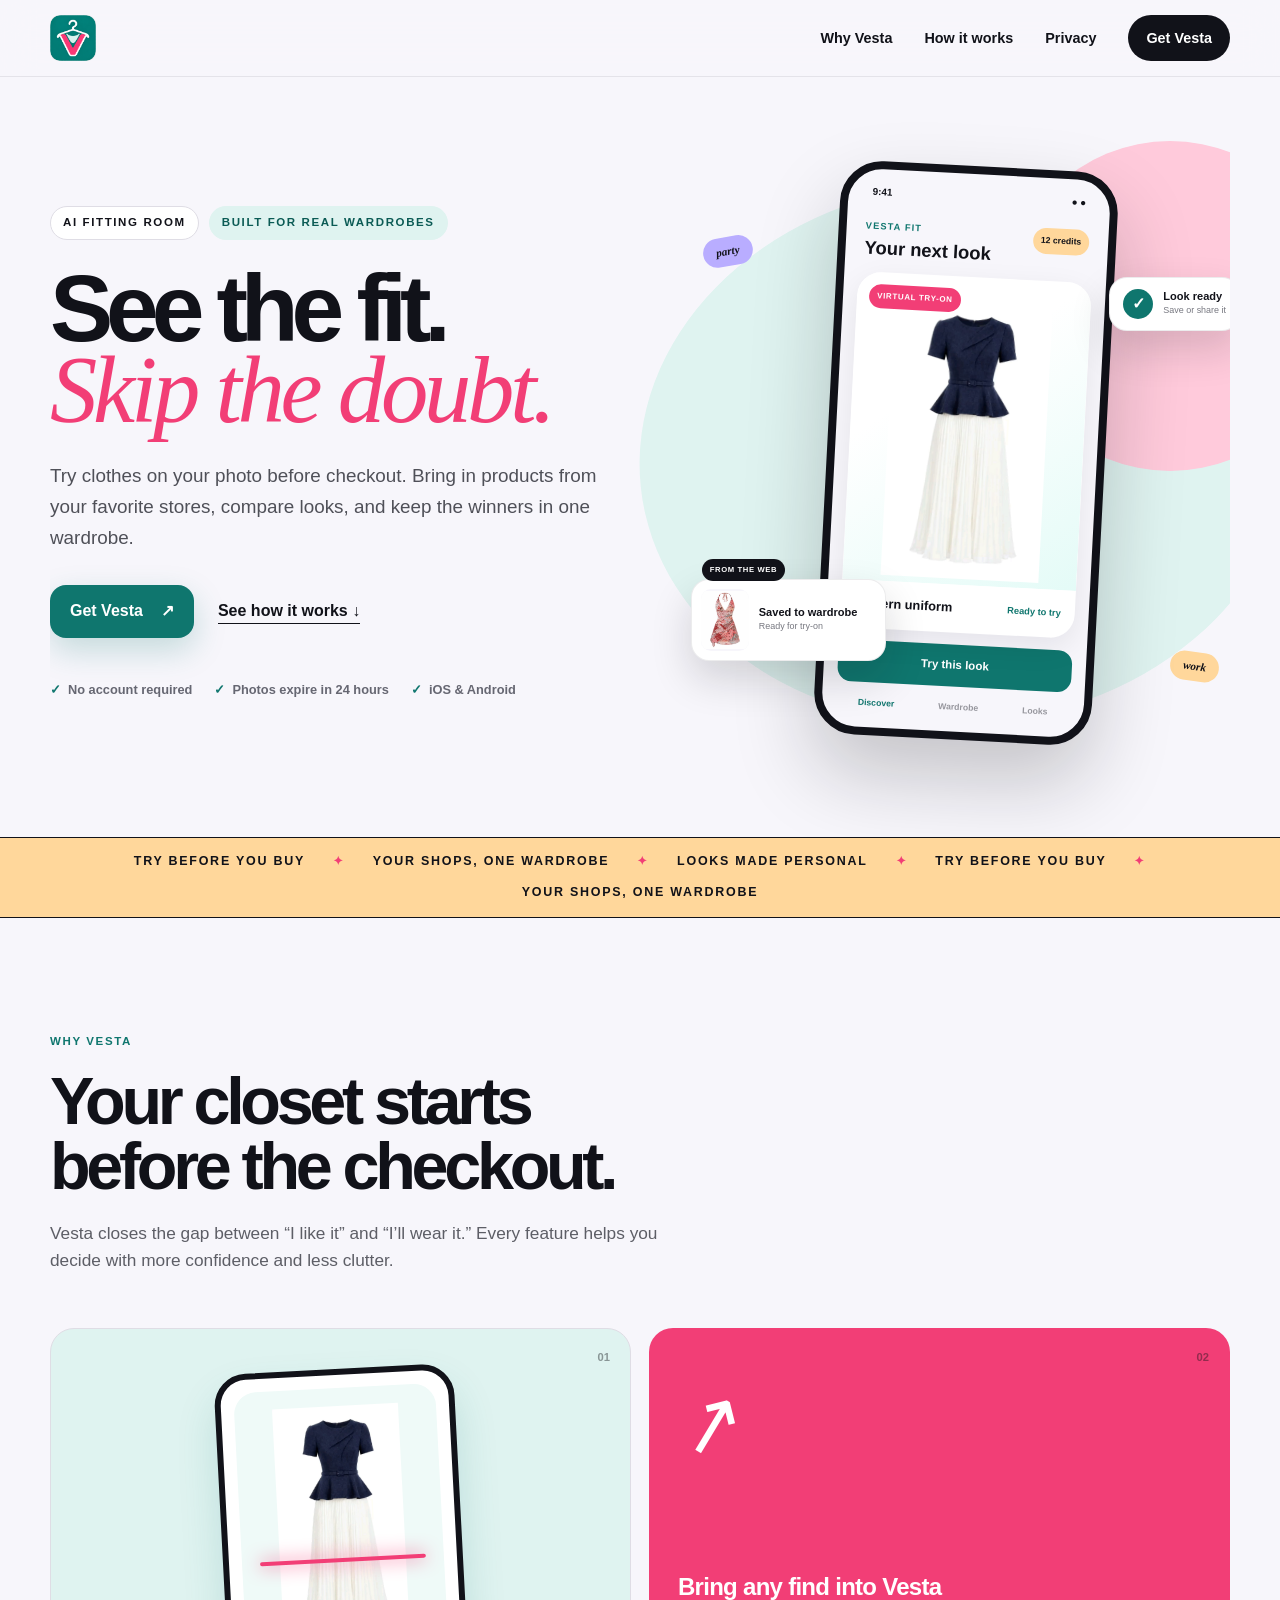
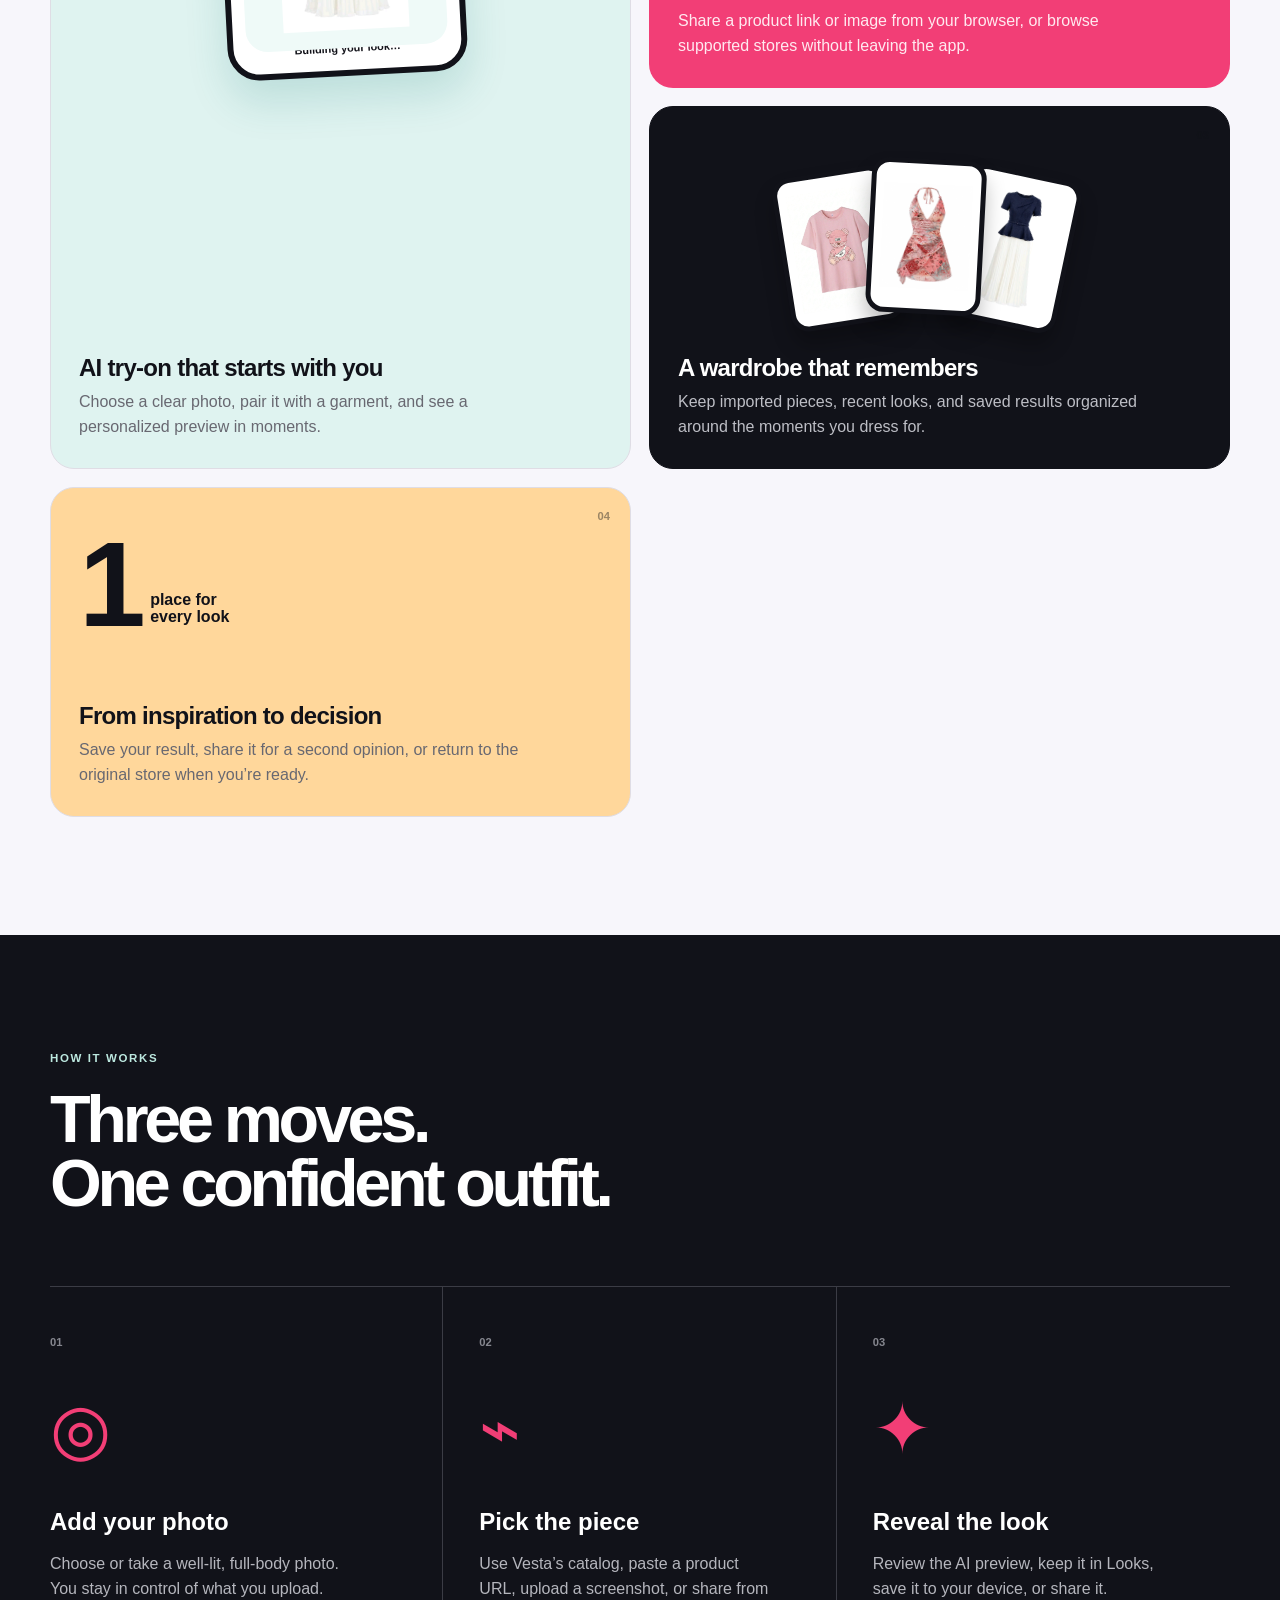
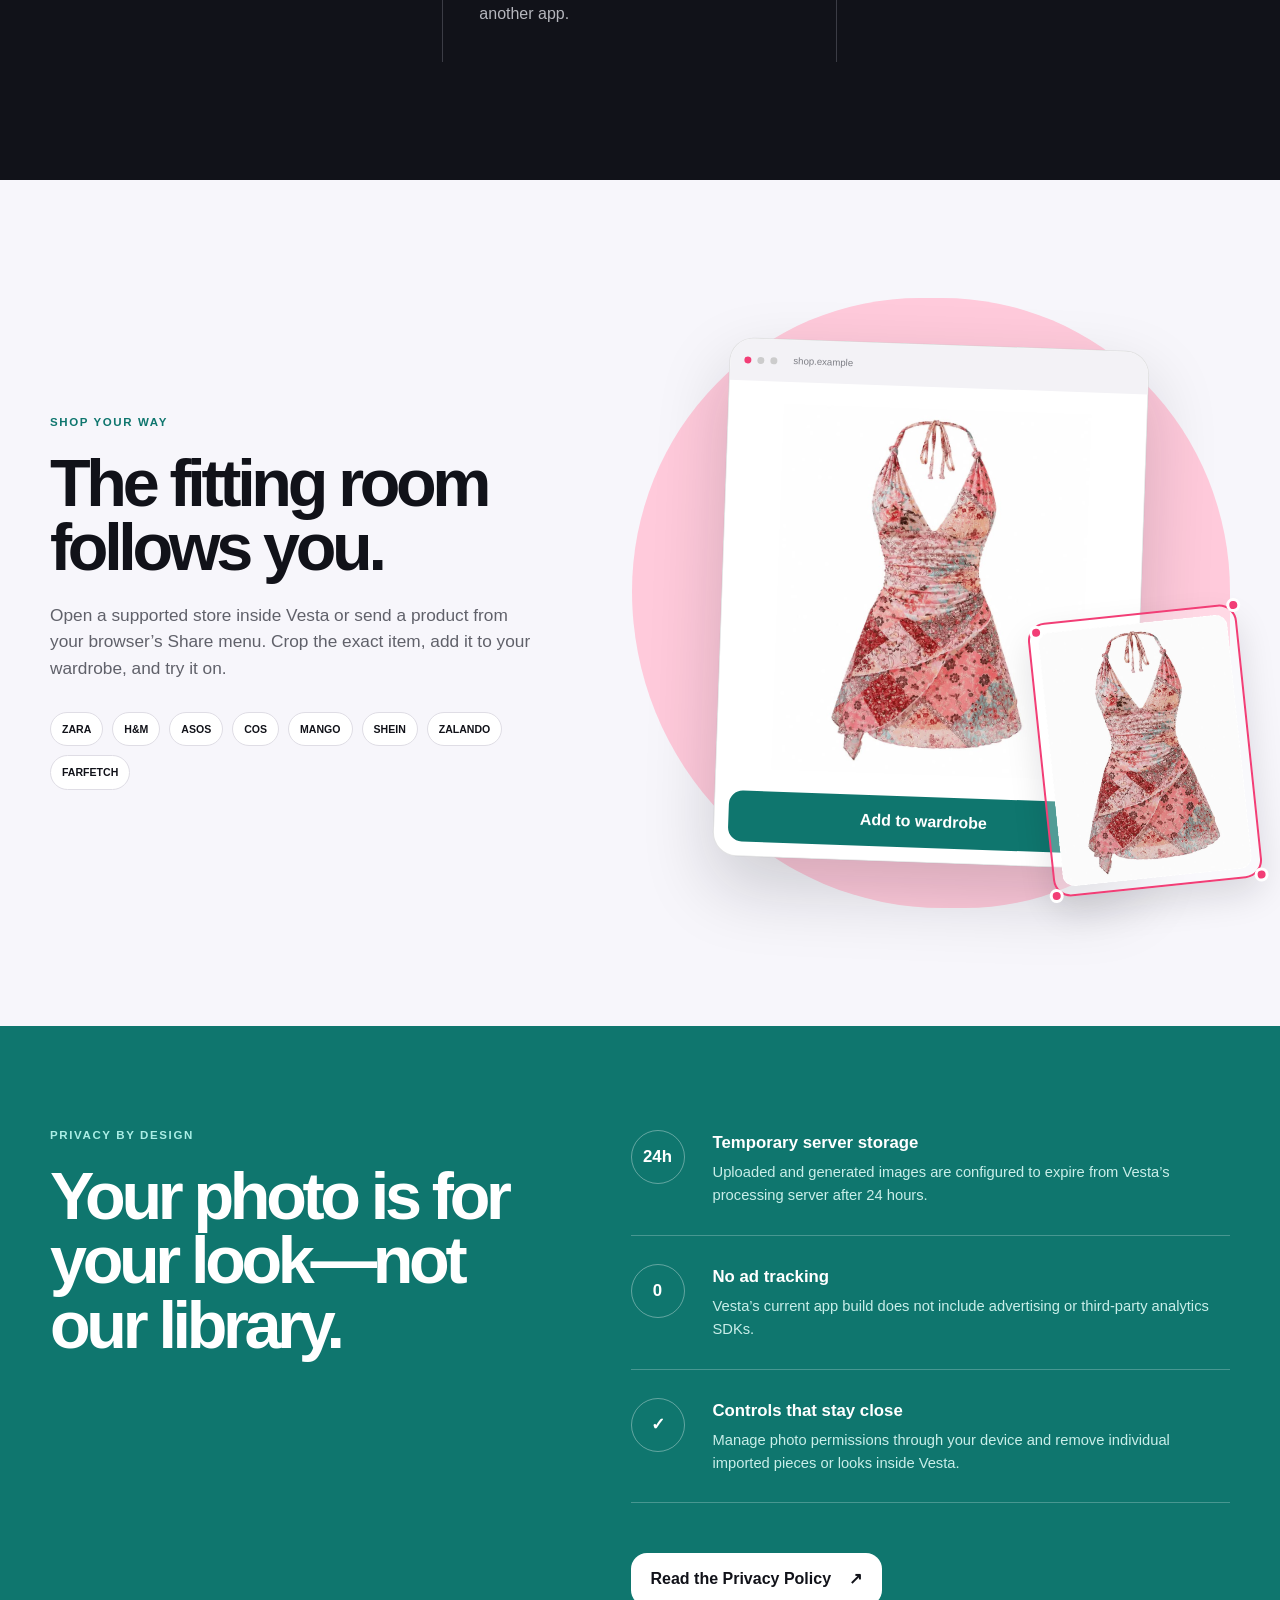
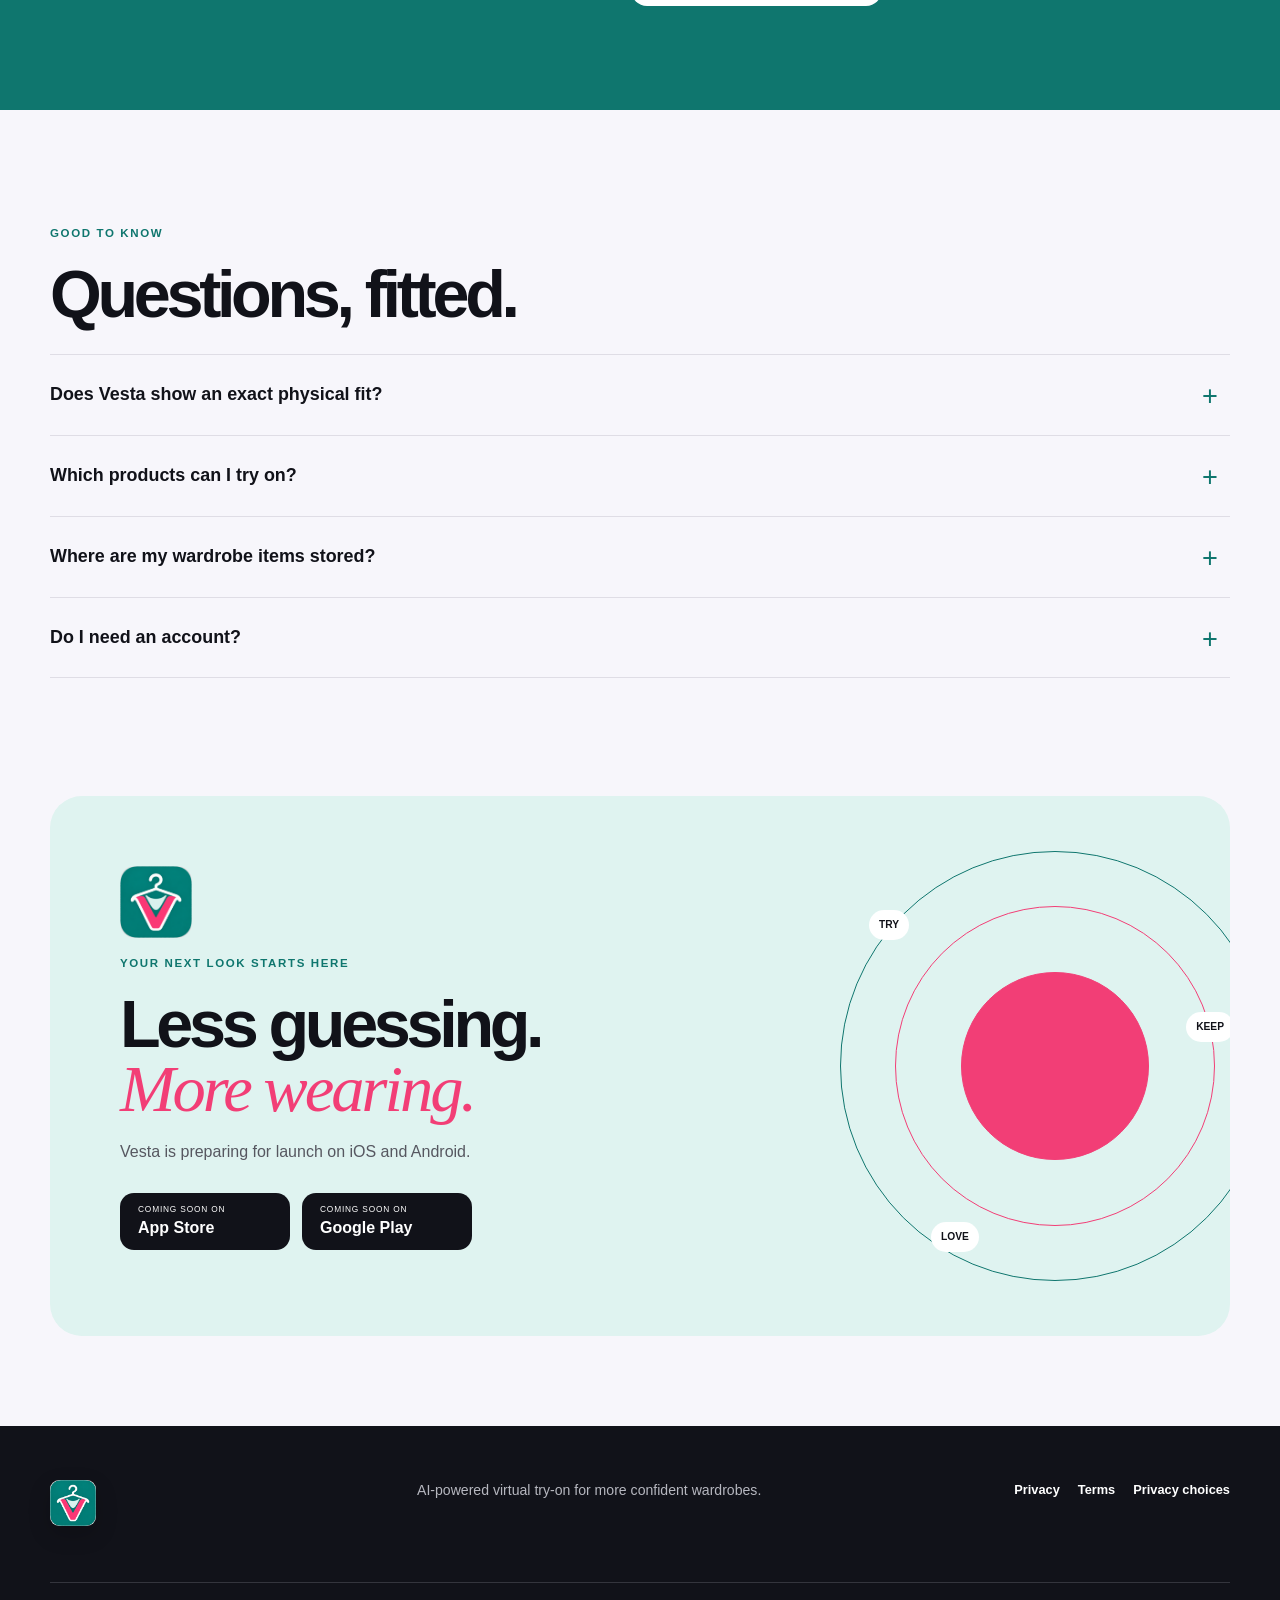
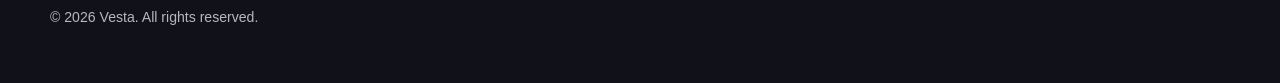
<file: index.html>
<!doctype html>
<html lang="en">

<head>
  <meta charset="utf-8" />
  <meta name="viewport" content="width=device-width, initial-scale=1" />
  <meta name="theme-color" content="#0f766e" />
  <meta name="description"
    content="Vesta is your AI fitting room: try on looks, bring products from the shops you love, and build a wardrobe that works before you buy." />
  <title>Vesta — See the fit before the checkout</title>
  <link rel="icon" href="assets/vesta-logo.png" type="image/png" />
  <link rel="stylesheet" href="styles.css" />
</head>

<body>
  <a class="skip-link" href="#main">Skip to content</a>
  <header class="site-header">
    <div class="shell nav-wrap">
      <a class="brand" href="./" aria-label="Vesta home">
        <img src="assets/vesta-logo.png" alt="Vesta" width="46" height="46" />
      </a>
      <button class="menu-button" aria-expanded="false" aria-controls="site-nav">
        <span></span><span></span><span></span><span class="sr-only">Open menu</span>
      </button>
      <nav id="site-nav" class="site-nav" aria-label="Primary navigation">
        <a href="#why-vesta">Why Vesta</a>
        <a href="#how-it-works">How it works</a>
        <a href="#privacy">Privacy</a>
        <a class="nav-cta" href="#get-vesta">Get Vesta</a>
      </nav>
    </div>
  </header>

  <main id="main">
    <section class="hero shell" aria-labelledby="hero-title">
      <div class="hero-copy">
        <div class="eyebrow"><span>AI fitting room</span><span>Built for real wardrobes</span></div>
        <h1 id="hero-title">See the fit.<br /><em>Skip the doubt.</em></h1>
        <p class="hero-lede">Try clothes on your photo before checkout. Bring in products from your favorite stores,
          compare looks, and keep the winners in one wardrobe.</p>
        <div class="hero-actions">
          <a class="button button-primary" href="#get-vesta">Get Vesta <span aria-hidden="true">↗</span></a>
          <a class="text-link" href="#how-it-works">See how it works <span aria-hidden="true">↓</span></a>
        </div>
        <div class="trust-row" aria-label="Product highlights">
          <span>No account required</span>
          <span>Photos expire in 24 hours</span>
          <span>iOS &amp; Android</span>
        </div>
      </div>

      <div class="hero-stage" aria-label="Vesta app preview">
        <div class="orbit orbit-a">party</div>
        <div class="orbit orbit-b">work</div>
        <div class="phone phone-main">
          <div class="phone-bar"><span>9:41</span><span>● ●</span></div>
          <div class="phone-head">
            <div><small>VESTA FIT</small><strong>Your next look</strong></div>
            <span class="credit-pill">12 credits</span>
          </div>
          <div class="try-card">
            <span class="look-label">VIRTUAL TRY-ON</span>
            <img src="assets/look-work.jpg" alt="Navy and white work dress selected for a virtual try-on" />
            <div class="try-card-copy"><strong>Modern uniform</strong><span>Ready to try</span></div>
          </div>
          <button class="mock-button" type="button" tabindex="-1">Try this look</button>
          <div class="mock-tabs"><span class="active">Discover</span><span>Wardrobe</span><span>Looks</span></div>
        </div>
        <div class="floating-card garment-card">
          <span class="mini-kicker">FROM THE WEB</span>
          <img src="assets/look-vacation.jpg" alt="Pink floral vacation dress" />
          <div><strong>Saved to wardrobe</strong><small>Ready for try-on</small></div>
        </div>
        <div class="floating-card result-card">
          <span class="result-check" aria-hidden="true">✓</span>
          <div><strong>Look ready</strong><small>Save or share it</small></div>
        </div>
      </div>
    </section>

    <section class="ticker" aria-label="Vesta benefits">
      <div class="ticker-track">
        <span>TRY BEFORE YOU BUY</span><i>✦</i><span>YOUR SHOPS, ONE WARDROBE</span><i>✦</i><span>LOOKS MADE
          PERSONAL</span><i>✦</i><span>TRY BEFORE YOU BUY</span><i>✦</i><span>YOUR SHOPS, ONE WARDROBE</span>
      </div>
    </section>

    <section id="why-vesta" class="benefits shell section-space" aria-labelledby="benefits-title">
      <div class="section-heading">
        <p class="kicker">WHY VESTA</p>
        <h2 id="benefits-title">Your closet starts<br />before the checkout.</h2>
        <p>Vesta closes the gap between “I like it” and “I’ll wear it.” Every feature helps you decide with more
          confidence and less clutter.</p>
      </div>
      <div class="benefit-grid">
        <article class="benefit-card benefit-large">
          <span class="card-number">01</span>
          <div class="mini-phone">
            <div class="mini-photo"><img src="assets/look-work.jpg" alt="Work outfit in Vesta wardrobe" /></div>
            <span class="scan-line"></span>
            <strong>Building your look…</strong>
          </div>
          <div>
            <h3>AI try-on that starts with you</h3>
            <p>Choose a clear photo, pair it with a garment, and see a personalized preview in moments.</p>
          </div>
        </article>
        <article class="benefit-card pink-card">
          <span class="card-number">02</span>
          <div class="share-glyph" aria-hidden="true">↗</div>
          <div>
            <h3>Bring any find into Vesta</h3>
            <p>Share a product link or image from your browser, or browse supported stores without leaving the app.</p>
          </div>
        </article>
        <article class="benefit-card dark-card">
          <span class="card-number">03</span>
          <div class="wardrobe-stack" aria-hidden="true">
            <span><img src="assets/look-casual.webp" alt="" /></span>
            <span><img src="assets/look-vacation.jpg" alt="" /></span>
            <span><img src="assets/look-work.jpg" alt="" /></span>
          </div>
          <div>
            <h3>A wardrobe that remembers</h3>
            <p>Keep imported pieces, recent looks, and saved results organized around the moments you dress for.</p>
          </div>
        </article>
        <article class="benefit-card metric-card">
          <span class="card-number">04</span>
          <div class="metric"><strong>1</strong><span>place for every look</span></div>
          <div>
            <h3>From inspiration to decision</h3>
            <p>Save your result, share it for a second opinion, or return to the original store when you’re ready.</p>
          </div>
        </article>
      </div>
    </section>

    <section id="how-it-works" class="how-section">
      <div class="shell section-space">
        <div class="section-heading section-heading-light">
          <p class="kicker">HOW IT WORKS</p>
          <h2>Three moves.<br />One confident outfit.</h2>
        </div>
        <ol class="steps">
          <li>
            <span class="step-number">01</span>
            <div class="step-icon" aria-hidden="true">◎</div>
            <h3>Add your photo</h3>
            <p>Choose or take a well-lit, full-body photo. You stay in control of what you upload.</p>
          </li>
          <li>
            <span class="step-number">02</span>
            <div class="step-icon" aria-hidden="true">⌁</div>
            <h3>Pick the piece</h3>
            <p>Use Vesta’s catalog, paste a product URL, upload a screenshot, or share from another app.</p>
          </li>
          <li>
            <span class="step-number">03</span>
            <div class="step-icon" aria-hidden="true">✦</div>
            <h3>Reveal the look</h3>
            <p>Review the AI preview, keep it in Looks, save it to your device, or share it.</p>
          </li>
        </ol>
      </div>
    </section>

    <section class="shop-section shell section-space" aria-labelledby="shop-title">
      <div class="shop-copy">
        <p class="kicker">SHOP YOUR WAY</p>
        <h2 id="shop-title">The fitting room follows you.</h2>
        <p>Open a supported store inside Vesta or send a product from your browser’s Share menu. Crop the exact item,
          add it to your wardrobe, and try it on.</p>
        <div class="store-cloud" aria-label="Supported stores">
          <span>ZARA</span><span>H&amp;M</span><span>ASOS</span><span>COS</span><span>MANGO</span><span>SHEIN</span><span>ZALANDO</span><span>FARFETCH</span>
        </div>
      </div>
      <div class="shop-visual">
        <div class="browser-card">
          <div class="browser-top"><i></i><i></i><i></i><span>shop.example</span></div>
          <img src="assets/look-vacation.jpg" alt="Floral dress shown in Vesta’s in-app store browser" />
          <button type="button" tabindex="-1">Add to wardrobe</button>
        </div>
        <div class="crop-frame" aria-hidden="true">
          <img src="assets/look-vacation.jpg" alt="" />
          <span></span><span></span><span></span><span></span>
        </div>
      </div>
    </section>

    <section id="privacy" class="privacy-section">
      <div class="shell privacy-grid">
        <div>
          <p class="kicker">PRIVACY BY DESIGN</p>
          <h2>Your photo is for your look—not our library.</h2>
        </div>
        <div class="privacy-points">
          <article><span>24h</span>
            <div>
              <h3>Temporary server storage</h3>
              <p>Uploaded and generated images are configured to expire from Vesta’s processing server after 24 hours.
              </p>
            </div>
          </article>
          <article><span>0</span>
            <div>
              <h3>No ad tracking</h3>
              <p>Vesta’s current app build does not include advertising or third-party analytics SDKs.</p>
            </div>
          </article>
          <article><span>✓</span>
            <div>
              <h3>Controls that stay close</h3>
              <p>Manage photo permissions through your device and remove individual imported pieces or looks inside
                Vesta.</p>
            </div>
          </article>
        </div>
        <a class="button button-light" href="privacy/index.html">Read the Privacy Policy <span
            aria-hidden="true">↗</span></a>
      </div>
    </section>

    <section class="faq shell section-space" aria-labelledby="faq-title">
      <div class="section-heading compact-heading">
        <p class="kicker">GOOD TO KNOW</p>
        <h2 id="faq-title">Questions, fitted.</h2>
      </div>
      <div class="accordion">
        <details>
          <summary>Does Vesta show an exact physical fit?</summary>
          <p>No. Vesta creates an AI-generated visual preview, not a sizing or tailoring measurement. Color, drape, body
            shape, and garment details may vary from the real item.</p>
        </details>
        <details>
          <summary>Which products can I try on?</summary>
          <p>Vesta is designed for clothing such as tops, bottoms, dresses, and one-piece garments. Shoes and
            accessories are not currently supported.</p>
        </details>
        <details>
          <summary>Where are my wardrobe items stored?</summary>
          <p>Imported wardrobe metadata and cropped product images are saved locally on your device. AI processing uses
            temporary server copies as described in the Privacy Policy.</p>
        </details>
        <details>
          <summary>Do I need an account?</summary>
          <p>No account is required in the current version. Credits and purchases are handled through Apple App Store or
            Google Play where available.</p>
        </details>
      </div>
    </section>

    <section id="get-vesta" class="final-cta shell">
      <div>
        <img src="assets/vesta-logo.png" alt="" width="72" height="72" />
        <p class="kicker">YOUR NEXT LOOK STARTS HERE</p>
        <h2>Less guessing.<br /><em>More wearing.</em></h2>
        <p>Vesta is preparing for launch on iOS and Android.</p>
        <div class="store-buttons" aria-label="App availability">
          <span class="store-button"><small>COMING SOON ON</small><strong>App Store</strong></span>
          <span class="store-button"><small>COMING SOON ON</small><strong>Google Play</strong></span>
        </div>
      </div>
      <div class="cta-orbit" aria-hidden="true"><span>TRY</span><span>KEEP</span><span>LOVE</span></div>
    </section>
  </main>

  <footer class="site-footer">
    <div class="shell footer-grid">
      <a class="brand brand-inverse" href="./" aria-label="Vesta home"><img src="assets/vesta-logo.png" alt="Vesta"
          width="46" height="46" /></a>
      <p>AI-powered virtual try-on for more confident wardrobes.</p>
      <nav aria-label="Legal links"><a href="privacy/index.html">Privacy</a><a href="terms/index.html">Terms</a><a
          href="privacy-choices/index.html">Privacy choices</a></nav>
      <p class="copyright">© 2026 Vesta. All rights reserved.</p>
    </div>
  </footer>
  <script src="app.js"></script>
</body>

</html>
</file>
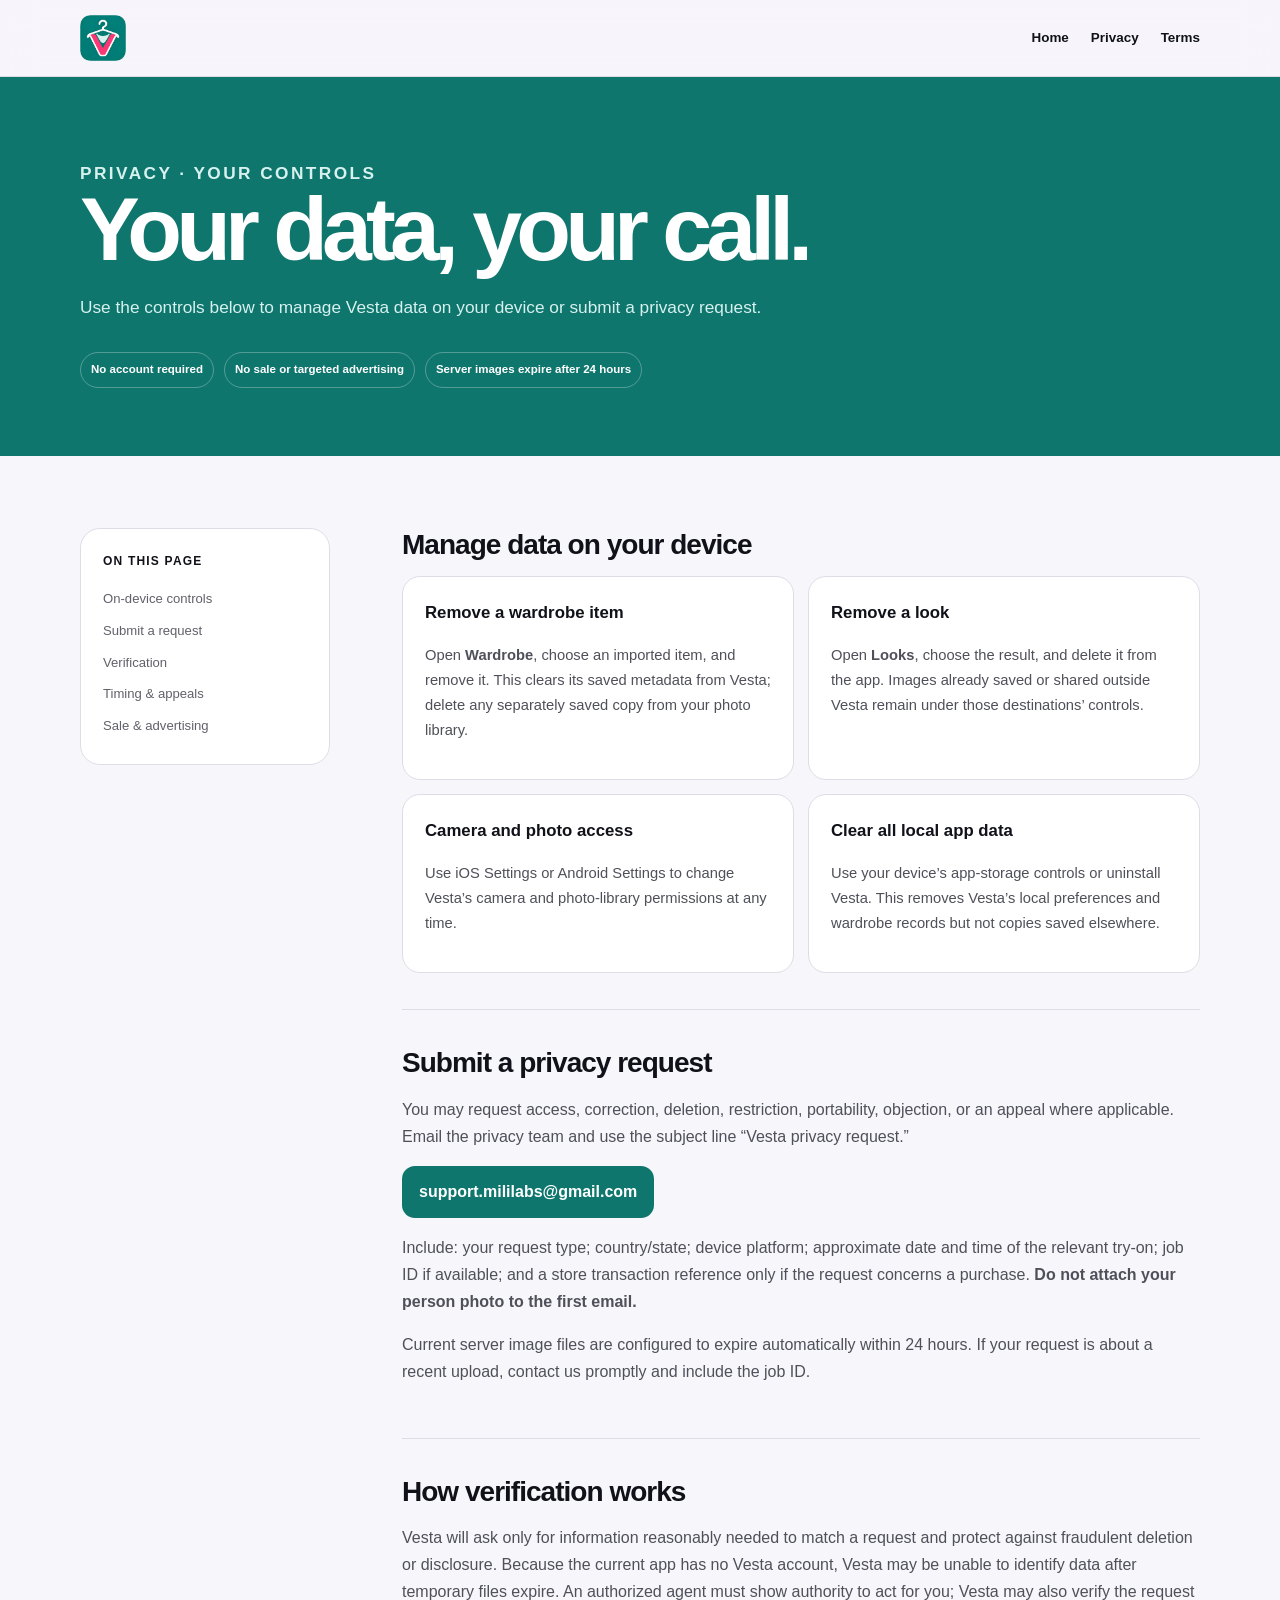
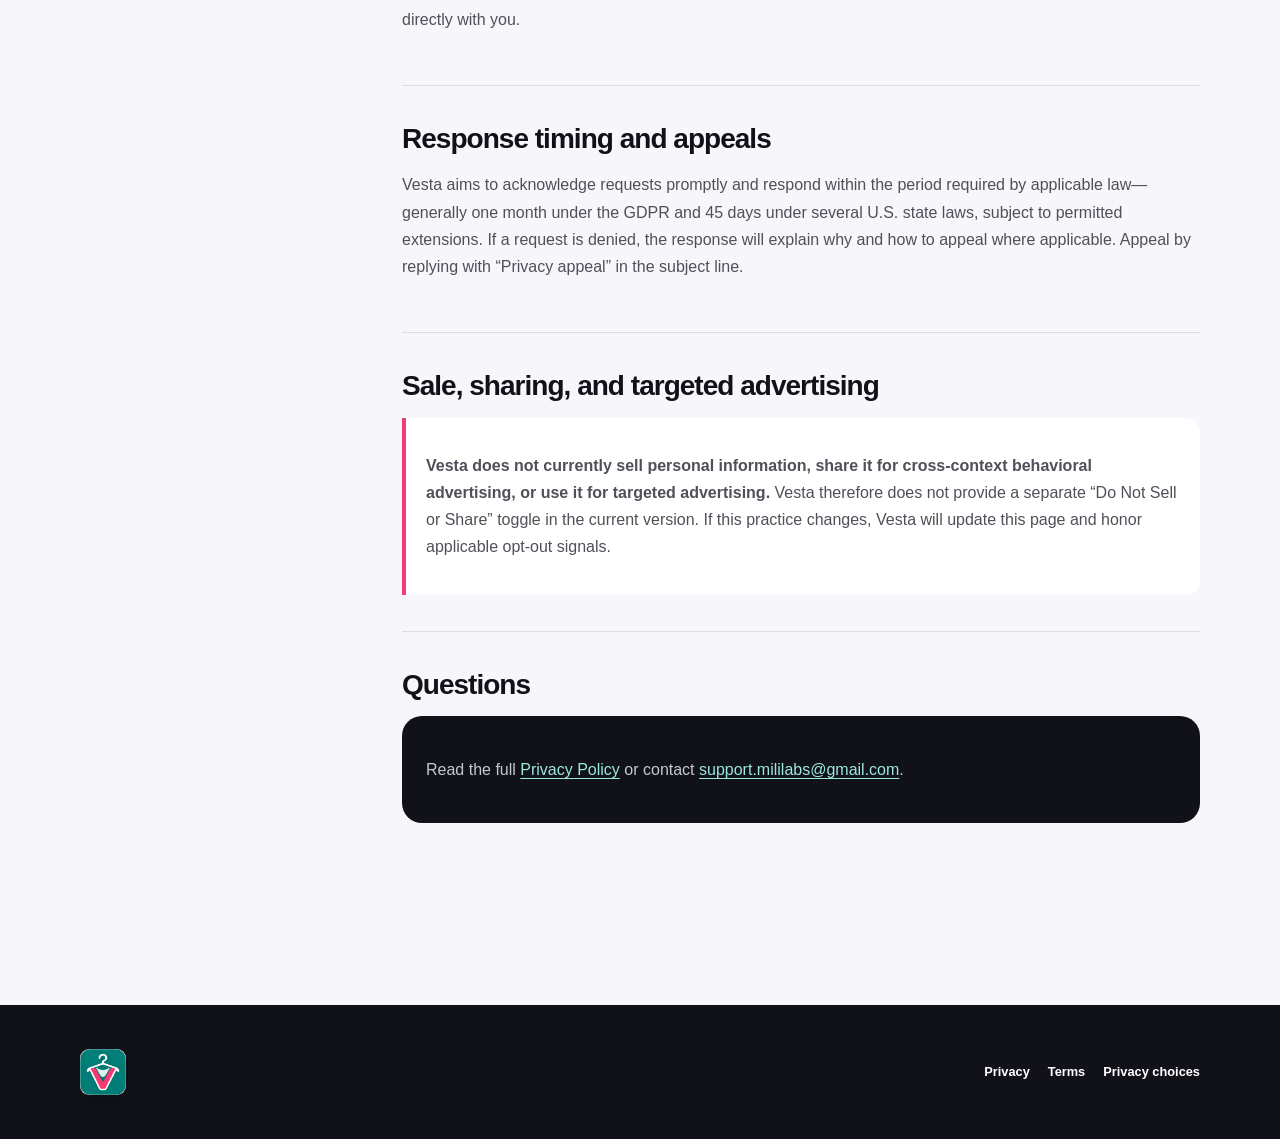
<file: privacy-choices/index.html>
<!doctype html>
<html lang="en">

<head>
  <meta charset="utf-8" />
  <meta name="viewport" content="width=device-width,initial-scale=1" />
  <meta name="theme-color" content="#0f766e" />
  <meta name="description"
    content="Manage your Vesta privacy choices and request access, deletion, correction, or portability." />
  <title>Privacy Choices — Vesta</title>
  <link rel="icon" href="../assets/vesta-logo.png" type="image/png" />
  <link rel="stylesheet" href="../legal.css" />
</head>

<body>
  <a class="skip-link" href="#content">Skip to content</a>
  <header class="legal-header">
    <div class="shell legal-nav"><a href="/"><img src="../assets/vesta-logo.png" alt="Vesta" /></a>
      <nav aria-label="Legal navigation"><a href="/">Home</a><a href="../privacy/index.html">Privacy</a><a
          href="../terms/index.html">Terms</a></nav>
    </div>
  </header>
  <main>
    <section class="legal-hero">
      <div class="shell">
        <p class="eyebrow">PRIVACY · YOUR CONTROLS</p>
        <h1>Your data, your call.</h1>
        <p>Use the controls below to manage Vesta data on your device or submit a privacy request.</p>
        <div class="legal-meta"><span>No account required</span><span>No sale or targeted advertising</span><span>Server
            images expire after 24 hours</span></div>
      </div>
    </section>
    <div class="shell draft-notice" data-draft-notice hidden><strong>Request email required before public
        release</strong>Set a monitored privacy email in <code>site-config.js</code>. Until then, the request buttons
      intentionally point to the placeholder address.</div>
    <div class="shell legal-layout">
      <aside class="toc" aria-label="On this page"><strong>On this page</strong><a href="#device">On-device
          controls</a><a href="#request">Submit a request</a><a href="#verify">Verification</a><a href="#timing">Timing
          &amp; appeals</a><a href="#sale">Sale &amp; advertising</a></aside>
      <article id="content" class="legal-content">
        <section id="device">
          <h2>Manage data on your device</h2>
          <div class="action-grid">
            <article class="action-card">
              <h3>Remove a wardrobe item</h3>
              <p>Open <strong>Wardrobe</strong>, choose an imported item, and remove it. This clears its saved metadata
                from Vesta; delete any separately saved copy from your photo library.</p>
            </article>
            <article class="action-card">
              <h3>Remove a look</h3>
              <p>Open <strong>Looks</strong>, choose the result, and delete it from the app. Images already saved or
                shared outside Vesta remain under those destinations’ controls.</p>
            </article>
            <article class="action-card">
              <h3>Camera and photo access</h3>
              <p>Use iOS Settings or Android Settings to change Vesta’s camera and photo-library permissions at any
                time.</p>
            </article>
            <article class="action-card">
              <h3>Clear all local app data</h3>
              <p>Use your device’s app-storage controls or uninstall Vesta. This removes Vesta’s local preferences and
                wardrobe records but not copies saved elsewhere.</p>
            </article>
          </div>
        </section>
        <section id="request">
          <h2>Submit a privacy request</h2>
          <p>You may request access, correction, deletion, restriction, portability, objection, or an appeal where
            applicable. Email the privacy team and use the subject line “Vesta privacy request.”</p>
          <p><a class="button" data-privacy-email
              href="mailto:support.mililabs@gmail.com?subject=Vesta%20privacy%20request">support.mililabs@gmail.com</a>
          </p>
          <p>Include: your request type; country/state; device platform; approximate date and time of the relevant
            try-on; job ID if available; and a store transaction reference only if the request concerns a purchase.
            <strong>Do not attach your person photo to the first email.</strong>
          </p>
          <p>Current server image files are configured to expire automatically within 24 hours. If your request is about
            a recent upload, contact us promptly and include the job ID.</p>
        </section>
        <section id="verify">
          <h2>How verification works</h2>
          <p>Vesta will ask only for information reasonably needed to match a request and protect against fraudulent
            deletion or disclosure. Because the current app has no Vesta account, Vesta may be unable to identify data
            after temporary files expire. An authorized agent must show authority to act for you; Vesta may also verify
            the request directly with you.</p>
        </section>
        <section id="timing">
          <h2>Response timing and appeals</h2>
          <p>Vesta aims to acknowledge requests promptly and respond within the period required by applicable
            law—generally one month under the GDPR and 45 days under several U.S. state laws, subject to permitted
            extensions. If a request is denied, the response will explain why and how to appeal where applicable. Appeal
            by replying with “Privacy appeal” in the subject line.</p>
        </section>
        <section id="sale">
          <h2>Sale, sharing, and targeted advertising</h2>
          <div class="callout">
            <p><strong>Vesta does not currently sell personal information, share it for cross-context behavioral
                advertising, or use it for targeted advertising.</strong> Vesta therefore does not provide a separate
              “Do Not Sell or Share” toggle in the current version. If this practice changes, Vesta will update this
              page and honor applicable opt-out signals.</p>
          </div>
        </section>
        <section id="contact">
          <h2>Questions</h2>
          <div class="contact-card">
            <p>Read the full <a href="../privacy/index.html">Privacy Policy</a> or contact <a data-privacy-email
                href="mailto:support.mililabs@gmail.com">support.mililabs@gmail.com</a>.</p>
          </div>
        </section>
      </article>
    </div>
  </main>
  <footer class="legal-footer">
    <div class="shell footer-row"><a href="../"><img src="../assets/vesta-logo.png" alt="Vesta" /></a>
      <nav><a href="../privacy/index.html">Privacy</a><a href="../terms/index.html">Terms</a><a
          href="../privacy-choices/index.html">Privacy
          choices</a></nav>
    </div>
  </footer>
  <script src="../site-config.js"></script>
  <script src="../legal.js"></script>
</body>

</html>
</file>
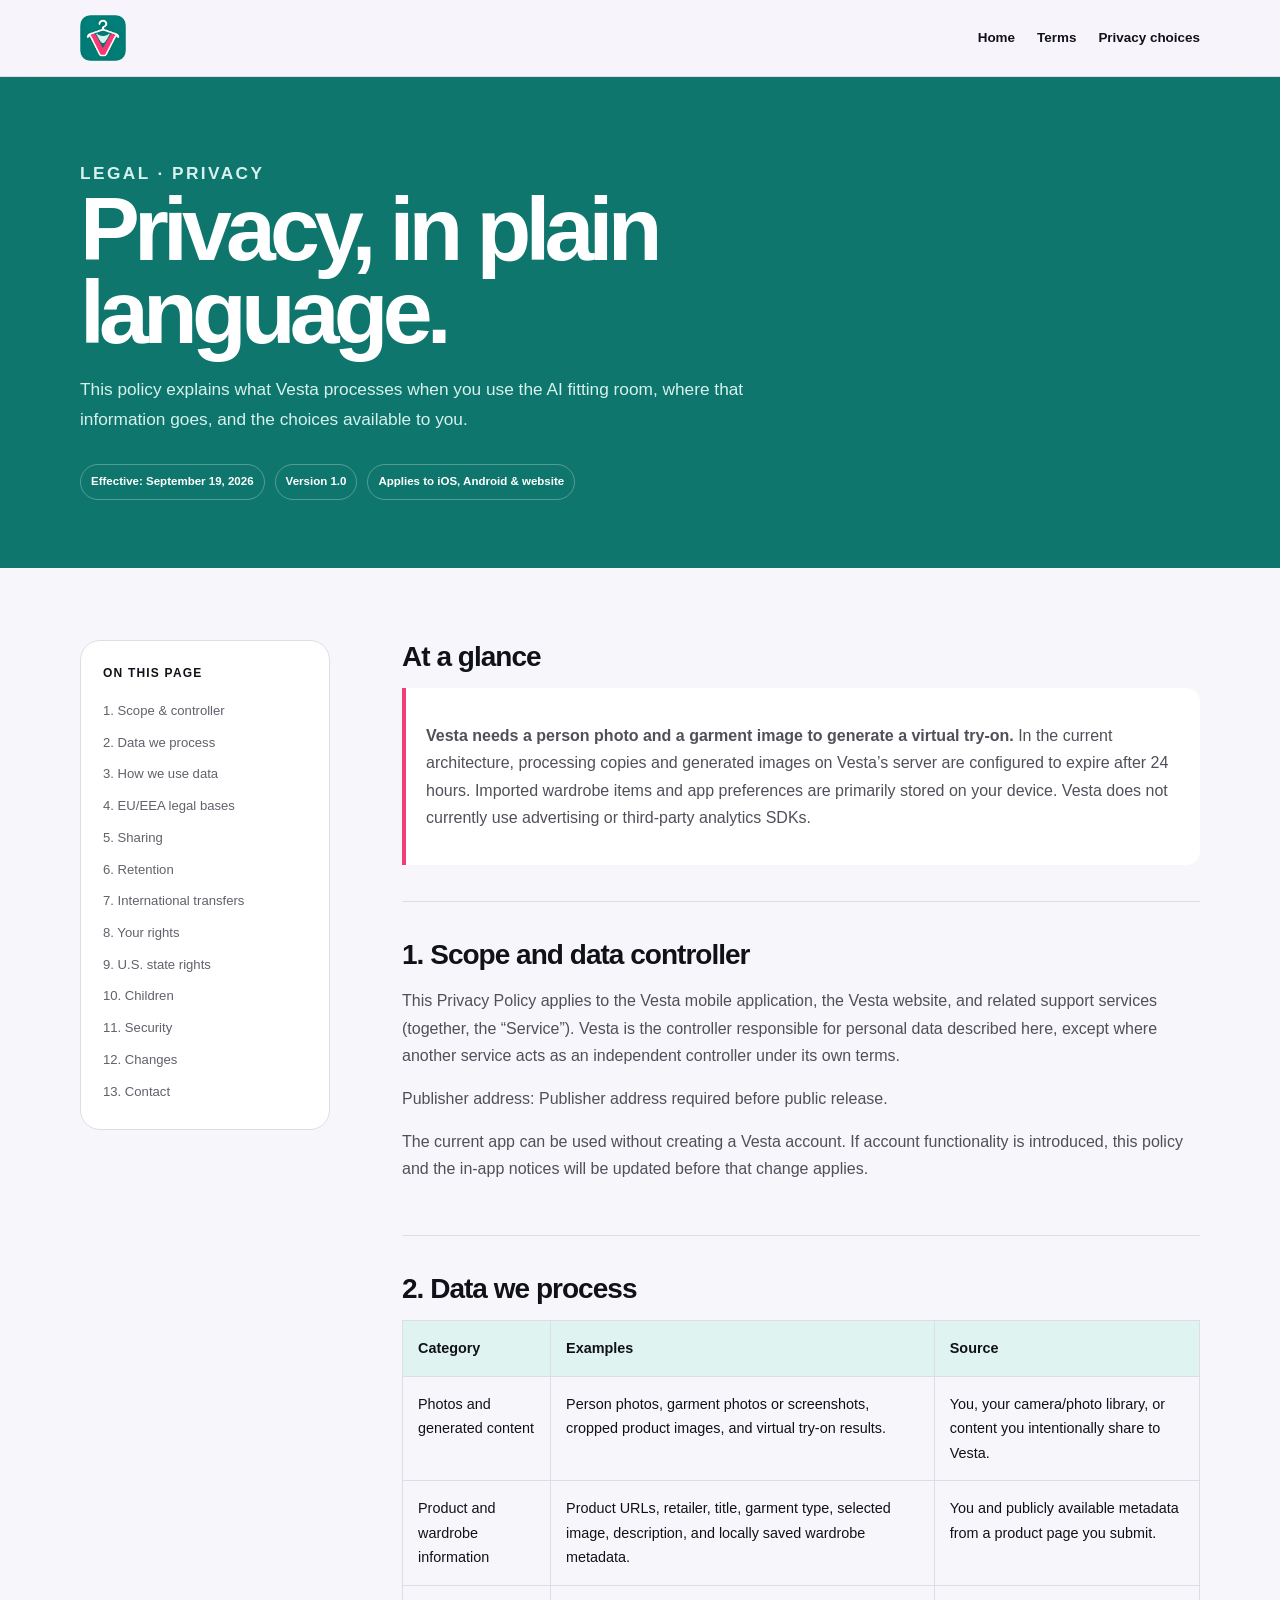
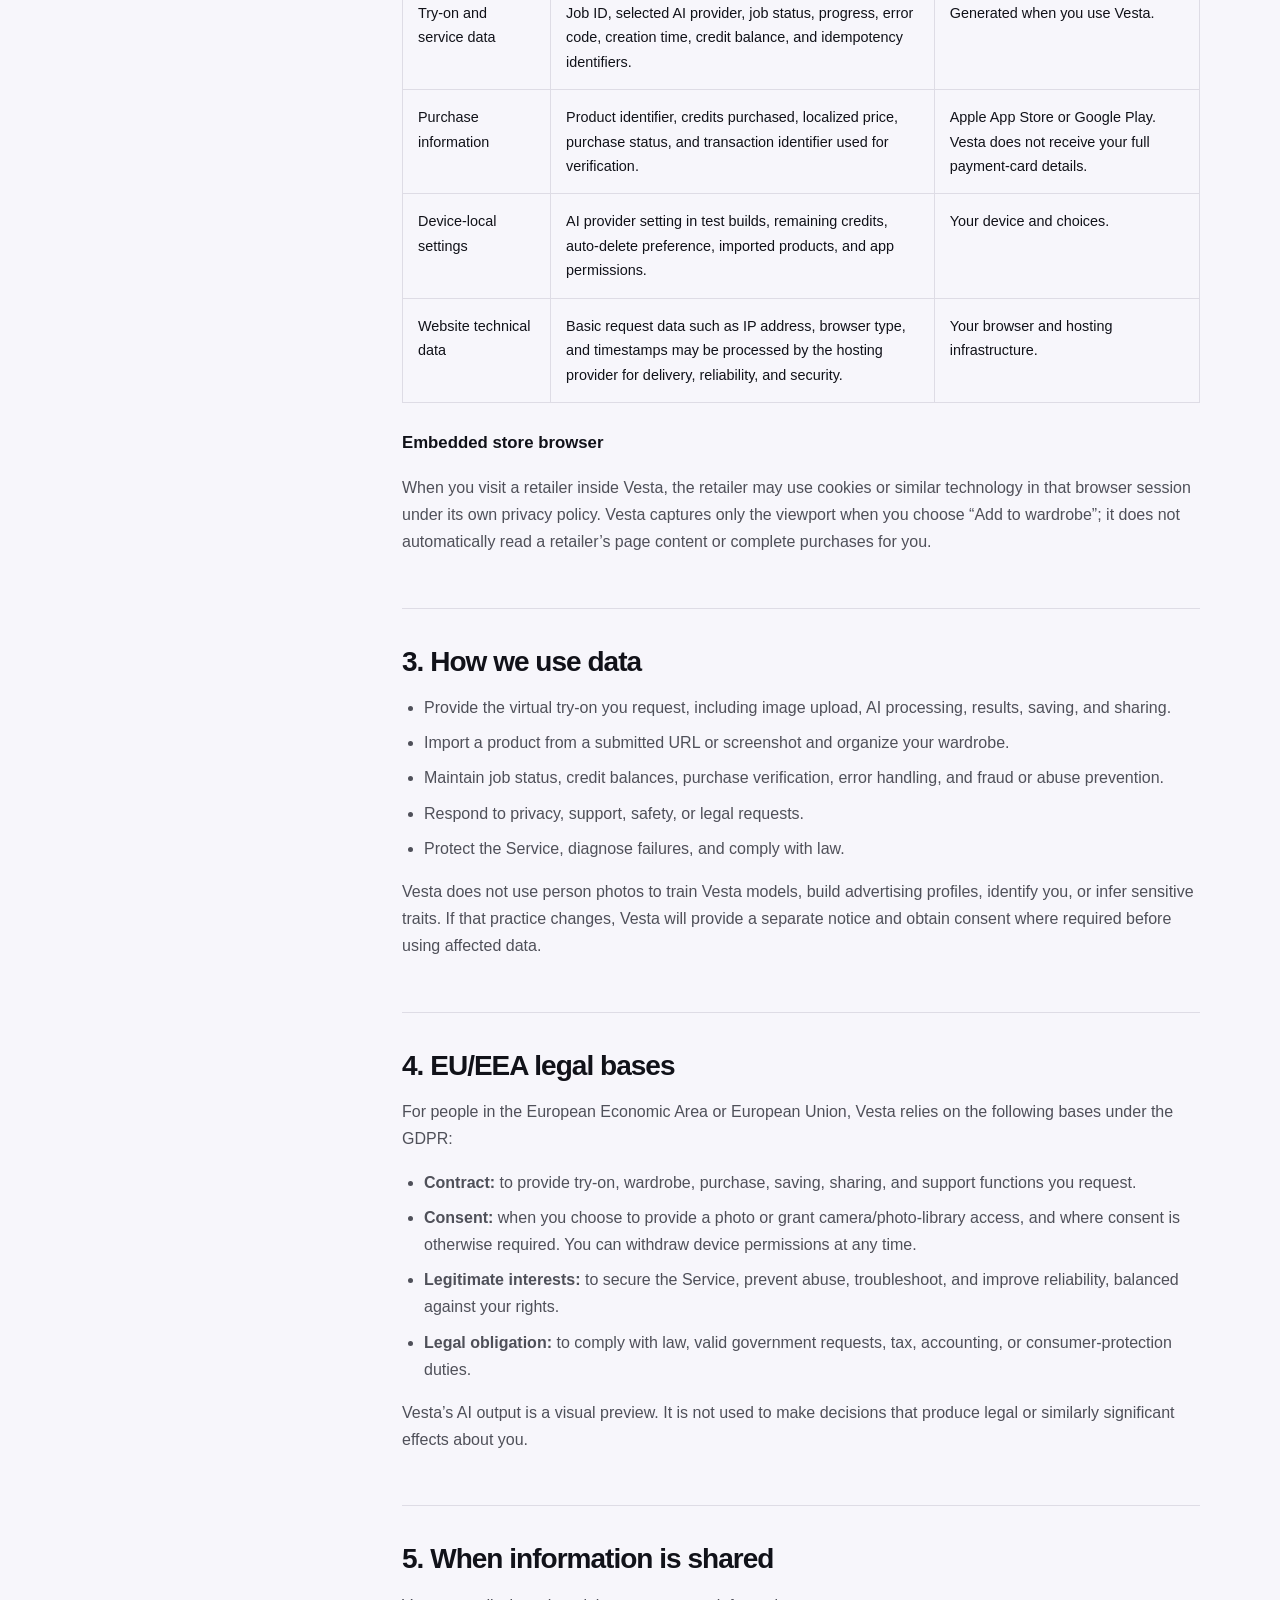
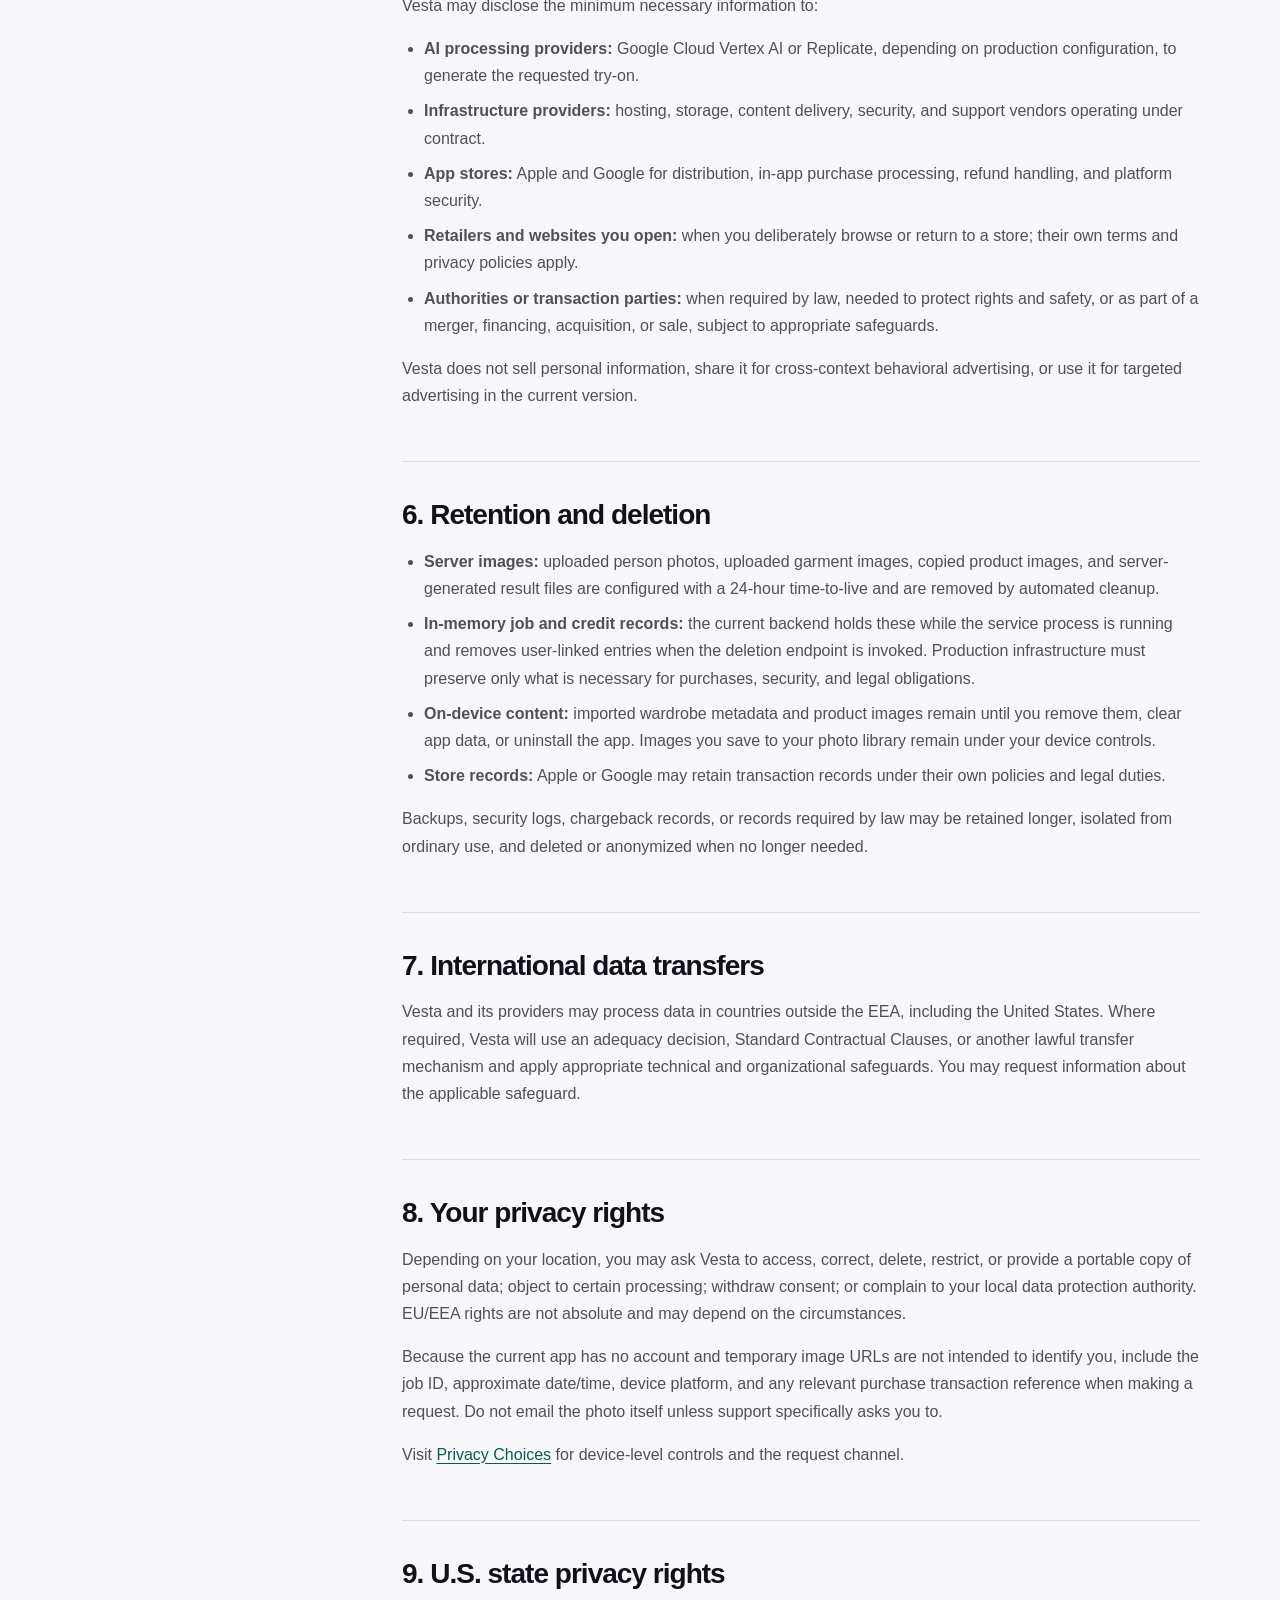
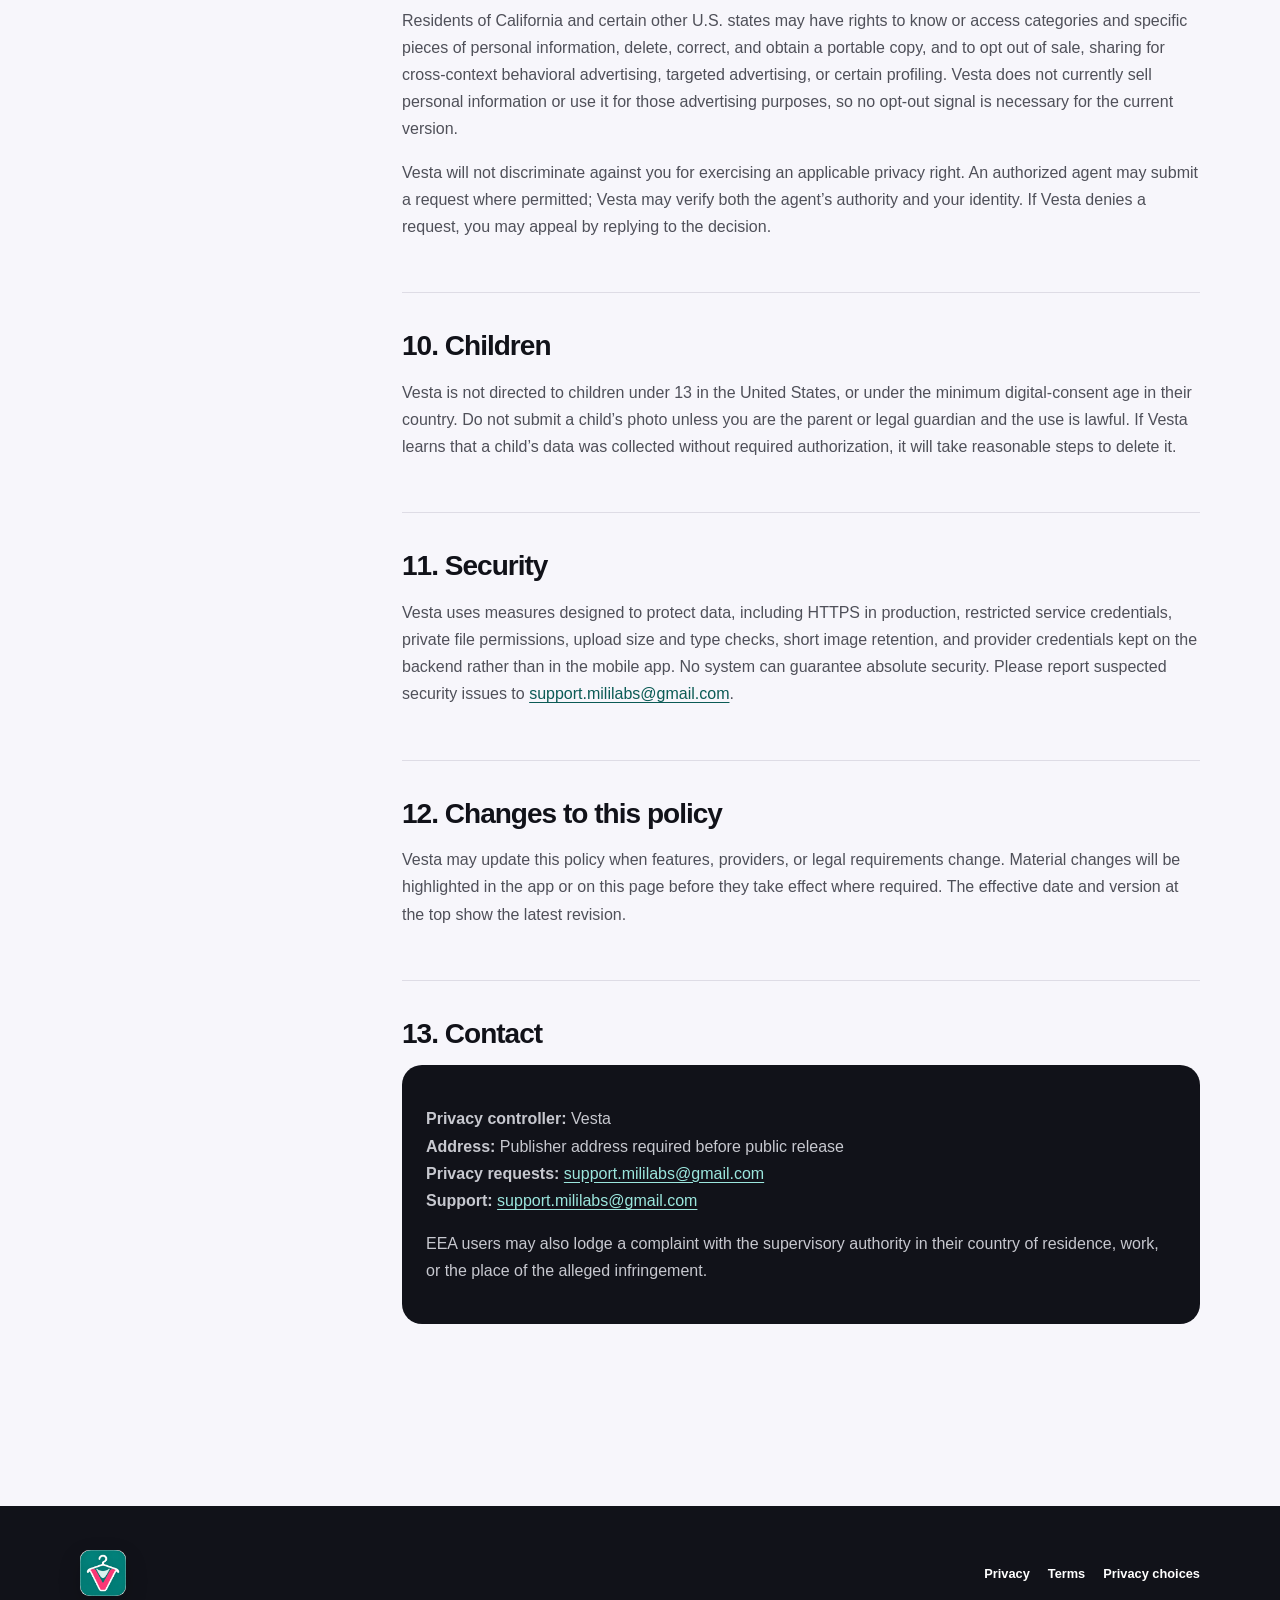
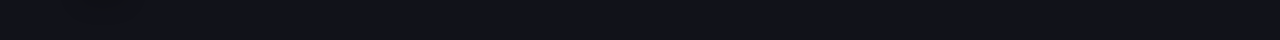
<file: privacy/index.html>
<!doctype html>
<html lang="en">

<head>
  <meta charset="utf-8" />
  <meta name="viewport" content="width=device-width,initial-scale=1" />
  <meta name="theme-color" content="#0f766e" />
  <meta name="description"
    content="Vesta Privacy Policy: how photos, product information, purchases, and device data are handled." />
  <title>Privacy Policy — Vesta</title>
  <link rel="icon" href="../assets/vesta-logo.png" type="image/png" />
  <link rel="stylesheet" href="../legal.css" />
</head>

<body>
  <a class="skip-link" href="#content">Skip to content</a>
  <header class="legal-header">
    <div class="shell legal-nav"><a href="/"><img src="../assets/vesta-logo.png" alt="Vesta" /></a>
      <nav aria-label="Legal navigation"><a href="/">Home</a><a href="../terms/index.html">Terms</a><a
          href="../privacy-choices/index.html">Privacy choices</a></nav>
    </div>
  </header>
  <main>
    <section class="legal-hero">
      <div class="shell">
        <p class="eyebrow">LEGAL · PRIVACY</p>
        <h1>Privacy, in plain language.</h1>
        <p>This policy explains what Vesta processes when you use the AI fitting room, where that information goes, and
          the choices available to you.</p>
        <div class="legal-meta"><span>Effective: September 19, 2026</span><span>Version 1.0</span><span>Applies to iOS,
            Android &amp; website</span></div>
      </div>
    </section>
    <div class="shell draft-notice" data-draft-notice hidden><strong>Publisher details required before public
        release</strong>Replace the legal entity, public address, and working privacy/support emails in
      <code>site-config.js</code>. The policy structure is complete, but those details must be real and monitored.
    </div>
    <div class="shell legal-layout">
      <aside class="toc" aria-label="On this page"><strong>On this page</strong><a href="#scope">1. Scope &amp;
          controller</a><a href="#data">2. Data we process</a><a href="#use">3. How we use data</a><a
          href="#legal-bases">4. EU/EEA legal bases</a><a href="#sharing">5. Sharing</a><a href="#retention">6.
          Retention</a><a href="#transfers">7. International transfers</a><a href="#rights">8. Your rights</a><a
          href="#us-rights">9. U.S. state rights</a><a href="#children">10. Children</a><a href="#security">11.
          Security</a><a href="#changes">12. Changes</a><a href="#contact">13. Contact</a></aside>
      <article id="content" class="legal-content">
        <section id="summary">
          <h2>At a glance</h2>
          <div class="callout">
            <p><strong>Vesta needs a person photo and a garment image to generate a virtual try-on.</strong> In the
              current architecture, processing copies and generated images on Vesta’s server are configured to expire
              after 24 hours. Imported wardrobe items and app preferences are primarily stored on your device. Vesta
              does not currently use advertising or third-party analytics SDKs.</p>
          </div>
        </section>
        <section id="scope">
          <h2>1. Scope and data controller</h2>
          <p>This Privacy Policy applies to the Vesta mobile application, the Vesta website, and related support
            services (together, the “Service”). <span data-legal-entity>Vesta</span> is the controller responsible for
            personal data described here, except where another service acts as an independent controller under its own
            terms.</p>
          <p>Publisher address: <span data-publisher-address>Publisher address required before public release</span>.
          </p>
          <p>The current app can be used without creating a Vesta account. If account functionality is introduced, this
            policy and the in-app notices will be updated before that change applies.</p>
        </section>
        <section id="data">
          <h2>2. Data we process</h2>
          <div class="data-table" role="region" aria-label="Data categories" tabindex="0">
            <table class="data-table">
              <thead>
                <tr>
                  <th>Category</th>
                  <th>Examples</th>
                  <th>Source</th>
                </tr>
              </thead>
              <tbody>
                <tr>
                  <td>Photos and generated content</td>
                  <td>Person photos, garment photos or screenshots, cropped product images, and virtual try-on results.
                  </td>
                  <td>You, your camera/photo library, or content you intentionally share to Vesta.</td>
                </tr>
                <tr>
                  <td>Product and wardrobe information</td>
                  <td>Product URLs, retailer, title, garment type, selected image, description, and locally saved
                    wardrobe metadata.</td>
                  <td>You and publicly available metadata from a product page you submit.</td>
                </tr>
                <tr>
                  <td>Try-on and service data</td>
                  <td>Job ID, selected AI provider, job status, progress, error code, creation time, credit balance, and
                    idempotency identifiers.</td>
                  <td>Generated when you use Vesta.</td>
                </tr>
                <tr>
                  <td>Purchase information</td>
                  <td>Product identifier, credits purchased, localized price, purchase status, and transaction
                    identifier used for verification.</td>
                  <td>Apple App Store or Google Play. Vesta does not receive your full payment-card details.</td>
                </tr>
                <tr>
                  <td>Device-local settings</td>
                  <td>AI provider setting in test builds, remaining credits, auto-delete preference, imported products,
                    and app permissions.</td>
                  <td>Your device and choices.</td>
                </tr>
                <tr>
                  <td>Website technical data</td>
                  <td>Basic request data such as IP address, browser type, and timestamps may be processed by the
                    hosting provider for delivery, reliability, and security.</td>
                  <td>Your browser and hosting infrastructure.</td>
                </tr>
              </tbody>
            </table>
          </div>
          <h3>Embedded store browser</h3>
          <p>When you visit a retailer inside Vesta, the retailer may use cookies or similar technology in that browser
            session under its own privacy policy. Vesta captures only the viewport when you choose “Add to wardrobe”; it
            does not automatically read a retailer’s page content or complete purchases for you.</p>
        </section>
        <section id="use">
          <h2>3. How we use data</h2>
          <ul>
            <li>Provide the virtual try-on you request, including image upload, AI processing, results, saving, and
              sharing.</li>
            <li>Import a product from a submitted URL or screenshot and organize your wardrobe.</li>
            <li>Maintain job status, credit balances, purchase verification, error handling, and fraud or abuse
              prevention.</li>
            <li>Respond to privacy, support, safety, or legal requests.</li>
            <li>Protect the Service, diagnose failures, and comply with law.</li>
          </ul>
          <p>Vesta does not use person photos to train Vesta models, build advertising profiles, identify you, or infer
            sensitive traits. If that practice changes, Vesta will provide a separate notice and obtain consent where
            required before using affected data.</p>
        </section>
        <section id="legal-bases">
          <h2>4. EU/EEA legal bases</h2>
          <p>For people in the European Economic Area or European Union, Vesta relies on the following bases under the
            GDPR:</p>
          <ul>
            <li><strong>Contract:</strong> to provide try-on, wardrobe, purchase, saving, sharing, and support functions
              you request.</li>
            <li><strong>Consent:</strong> when you choose to provide a photo or grant camera/photo-library access, and
              where consent is otherwise required. You can withdraw device permissions at any time.</li>
            <li><strong>Legitimate interests:</strong> to secure the Service, prevent abuse, troubleshoot, and improve
              reliability, balanced against your rights.</li>
            <li><strong>Legal obligation:</strong> to comply with law, valid government requests, tax, accounting, or
              consumer-protection duties.</li>
          </ul>
          <p>Vesta’s AI output is a visual preview. It is not used to make decisions that produce legal or similarly
            significant effects about you.</p>
        </section>
        <section id="sharing">
          <h2>5. When information is shared</h2>
          <p>Vesta may disclose the minimum necessary information to:</p>
          <ul>
            <li><strong>AI processing providers:</strong> Google Cloud Vertex AI or Replicate, depending on production
              configuration, to generate the requested try-on.</li>
            <li><strong>Infrastructure providers:</strong> hosting, storage, content delivery, security, and support
              vendors operating under contract.</li>
            <li><strong>App stores:</strong> Apple and Google for distribution, in-app purchase processing, refund
              handling, and platform security.</li>
            <li><strong>Retailers and websites you open:</strong> when you deliberately browse or return to a store;
              their own terms and privacy policies apply.</li>
            <li><strong>Authorities or transaction parties:</strong> when required by law, needed to protect rights and
              safety, or as part of a merger, financing, acquisition, or sale, subject to appropriate safeguards.</li>
          </ul>
          <p>Vesta does not sell personal information, share it for cross-context behavioral advertising, or use it for
            targeted advertising in the current version.</p>
        </section>
        <section id="retention">
          <h2>6. Retention and deletion</h2>
          <ul>
            <li><strong>Server images:</strong> uploaded person photos, uploaded garment images, copied product images,
              and server-generated result files are configured with a 24-hour time-to-live and are removed by automated
              cleanup.</li>
            <li><strong>In-memory job and credit records:</strong> the current backend holds these while the service
              process is running and removes user-linked entries when the deletion endpoint is invoked. Production
              infrastructure must preserve only what is necessary for purchases, security, and legal obligations.</li>
            <li><strong>On-device content:</strong> imported wardrobe metadata and product images remain until you
              remove them, clear app data, or uninstall the app. Images you save to your photo library remain under your
              device controls.</li>
            <li><strong>Store records:</strong> Apple or Google may retain transaction records under their own policies
              and legal duties.</li>
          </ul>
          <p>Backups, security logs, chargeback records, or records required by law may be retained longer, isolated
            from ordinary use, and deleted or anonymized when no longer needed.</p>
        </section>
        <section id="transfers">
          <h2>7. International data transfers</h2>
          <p>Vesta and its providers may process data in countries outside the EEA, including the United States. Where
            required, Vesta will use an adequacy decision, Standard Contractual Clauses, or another lawful transfer
            mechanism and apply appropriate technical and organizational safeguards. You may request information about
            the applicable safeguard.</p>
        </section>
        <section id="rights">
          <h2>8. Your privacy rights</h2>
          <p>Depending on your location, you may ask Vesta to access, correct, delete, restrict, or provide a portable
            copy of personal data; object to certain processing; withdraw consent; or complain to your local data
            protection authority. EU/EEA rights are not absolute and may depend on the circumstances.</p>
          <p>Because the current app has no account and temporary image URLs are not intended to identify you, include
            the job ID, approximate date/time, device platform, and any relevant purchase transaction reference when
            making a request. Do not email the photo itself unless support specifically asks you to.</p>
          <p>Visit <a href="../privacy-choices/index.html">Privacy Choices</a> for device-level controls and the request
            channel.</p>
        </section>
        <section id="us-rights">
          <h2>9. U.S. state privacy rights</h2>
          <p>Residents of California and certain other U.S. states may have rights to know or access categories and
            specific pieces of personal information, delete, correct, and obtain a portable copy, and to opt out of
            sale, sharing for cross-context behavioral advertising, targeted advertising, or certain profiling. Vesta
            does not currently sell personal information or use it for those advertising purposes, so no opt-out signal
            is necessary for the current version.</p>
          <p>Vesta will not discriminate against you for exercising an applicable privacy right. An authorized agent may
            submit a request where permitted; Vesta may verify both the agent’s authority and your identity. If Vesta
            denies a request, you may appeal by replying to the decision.</p>
        </section>
        <section id="children">
          <h2>10. Children</h2>
          <p>Vesta is not directed to children under 13 in the United States, or under the minimum digital-consent age
            in their country. Do not submit a child’s photo unless you are the parent or legal guardian and the use is
            lawful. If Vesta learns that a child’s data was collected without required authorization, it will take
            reasonable steps to delete it.</p>
        </section>
        <section id="security">
          <h2>11. Security</h2>
          <p>Vesta uses measures designed to protect data, including HTTPS in production, restricted service
            credentials, private file permissions, upload size and type checks, short image retention, and provider
            credentials kept on the backend rather than in the mobile app. No system can guarantee absolute security.
            Please report suspected security issues to <a data-support-email
              href="mailto:support.mililabs@gmail.com">support.mililabs@gmail.com</a>.</p>
        </section>
        <section id="changes">
          <h2>12. Changes to this policy</h2>
          <p>Vesta may update this policy when features, providers, or legal requirements change. Material changes will
            be highlighted in the app or on this page before they take effect where required. The effective date and
            version at the top show the latest revision.</p>
        </section>
        <section id="contact">
          <h2>13. Contact</h2>
          <div class="contact-card">
            <p><strong>Privacy controller:</strong> <span data-legal-entity>Vesta</span><br /><strong>Address:</strong>
              <span data-publisher-address>Publisher address required before public release</span><br /><strong>Privacy
                requests:</strong> <a data-privacy-email
                href="mailto:support.mililabs@gmail.com">support.mililabs@gmail.com</a><br /><strong>Support:</strong>
              <a data-support-email href="mailto:support.mililabs@gmail.com">support.mililabs@gmail.com</a>
            </p>
            <p>EEA users may also lodge a complaint with the supervisory authority in their country of residence, work,
              or the place of the alleged infringement.</p>
          </div>
        </section>
      </article>
    </div>
  </main>
  <footer class="legal-footer">
    <div class="shell footer-row"><a href="../"><img src="../assets/vesta-logo.png" alt="Vesta" /></a>
      <nav><a href="../privacy/index.html">Privacy</a><a href="../terms/index.html">Terms</a><a
          href="../privacy-choices/index.html">Privacy
          choices</a></nav>
    </div>
  </footer>
  <script src="../site-config.js"></script>
  <script src="../legal.js"></script>
</body>

</html>
</file>
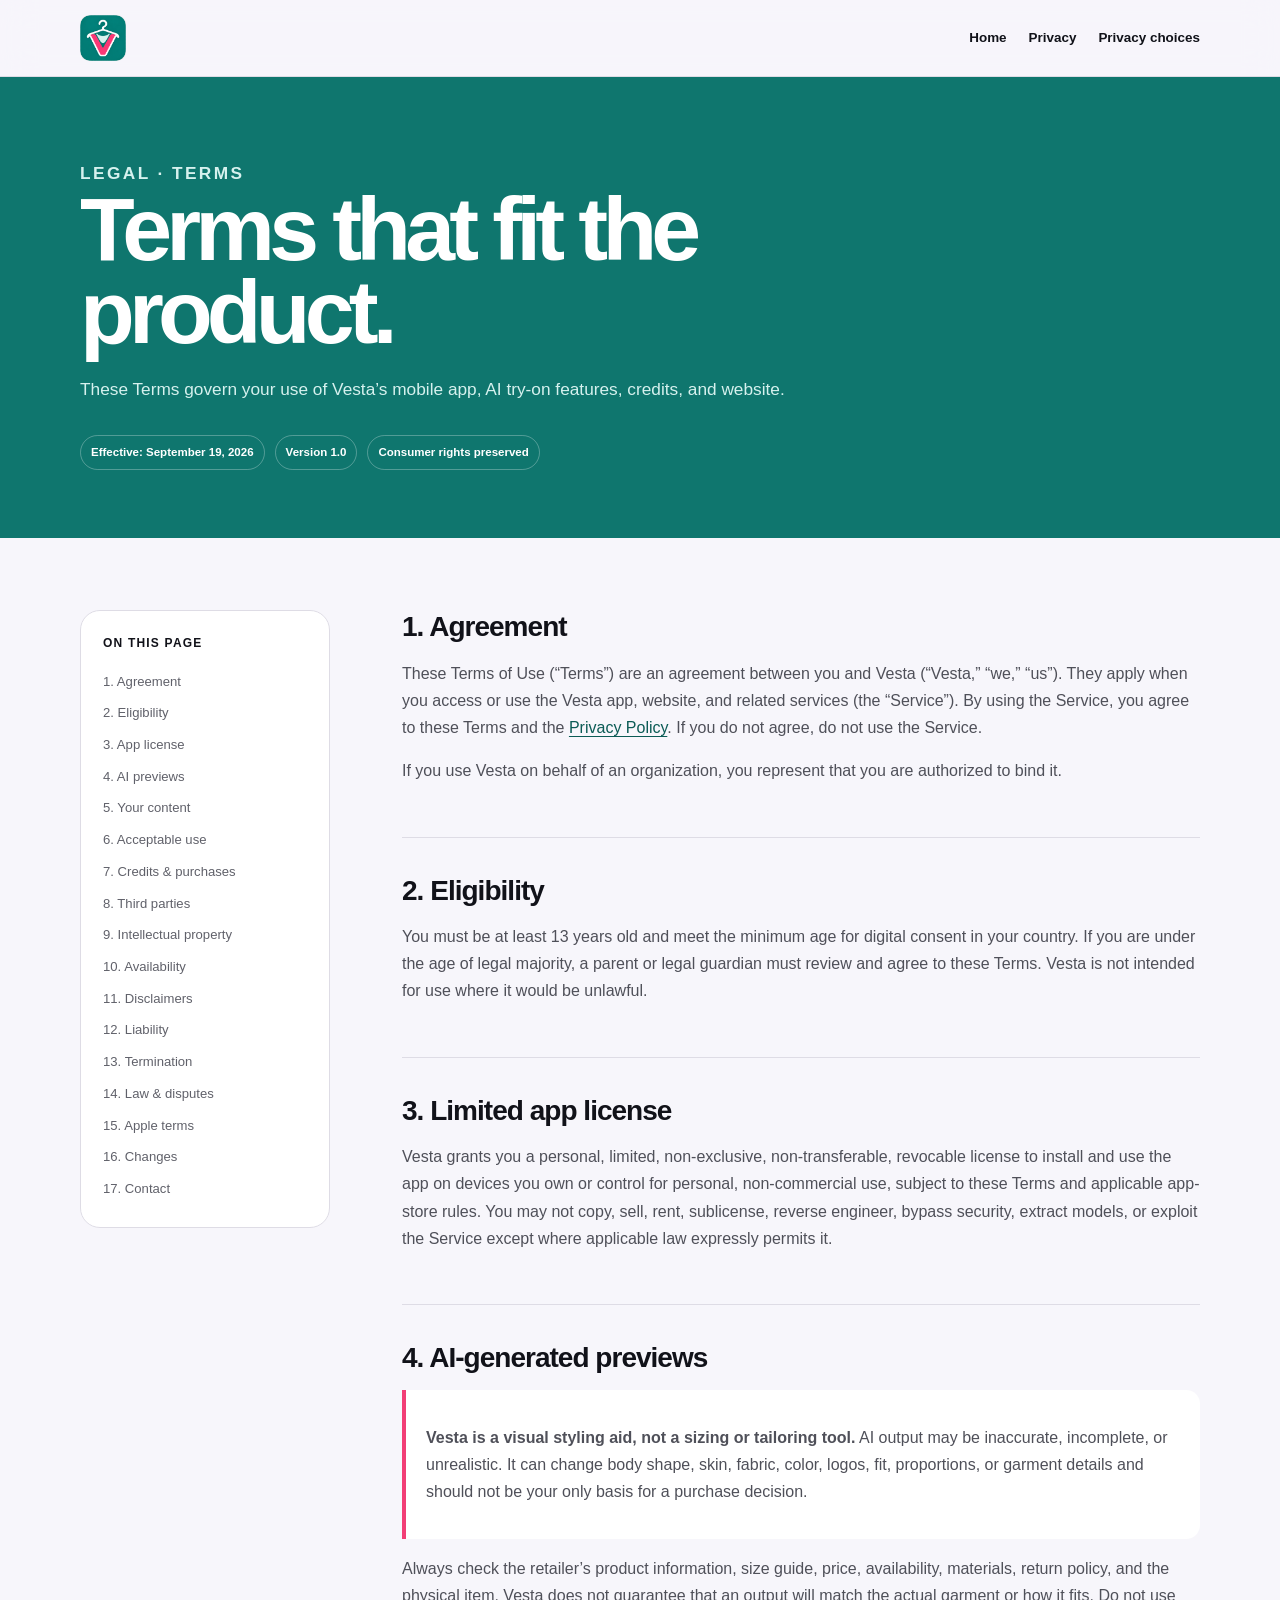
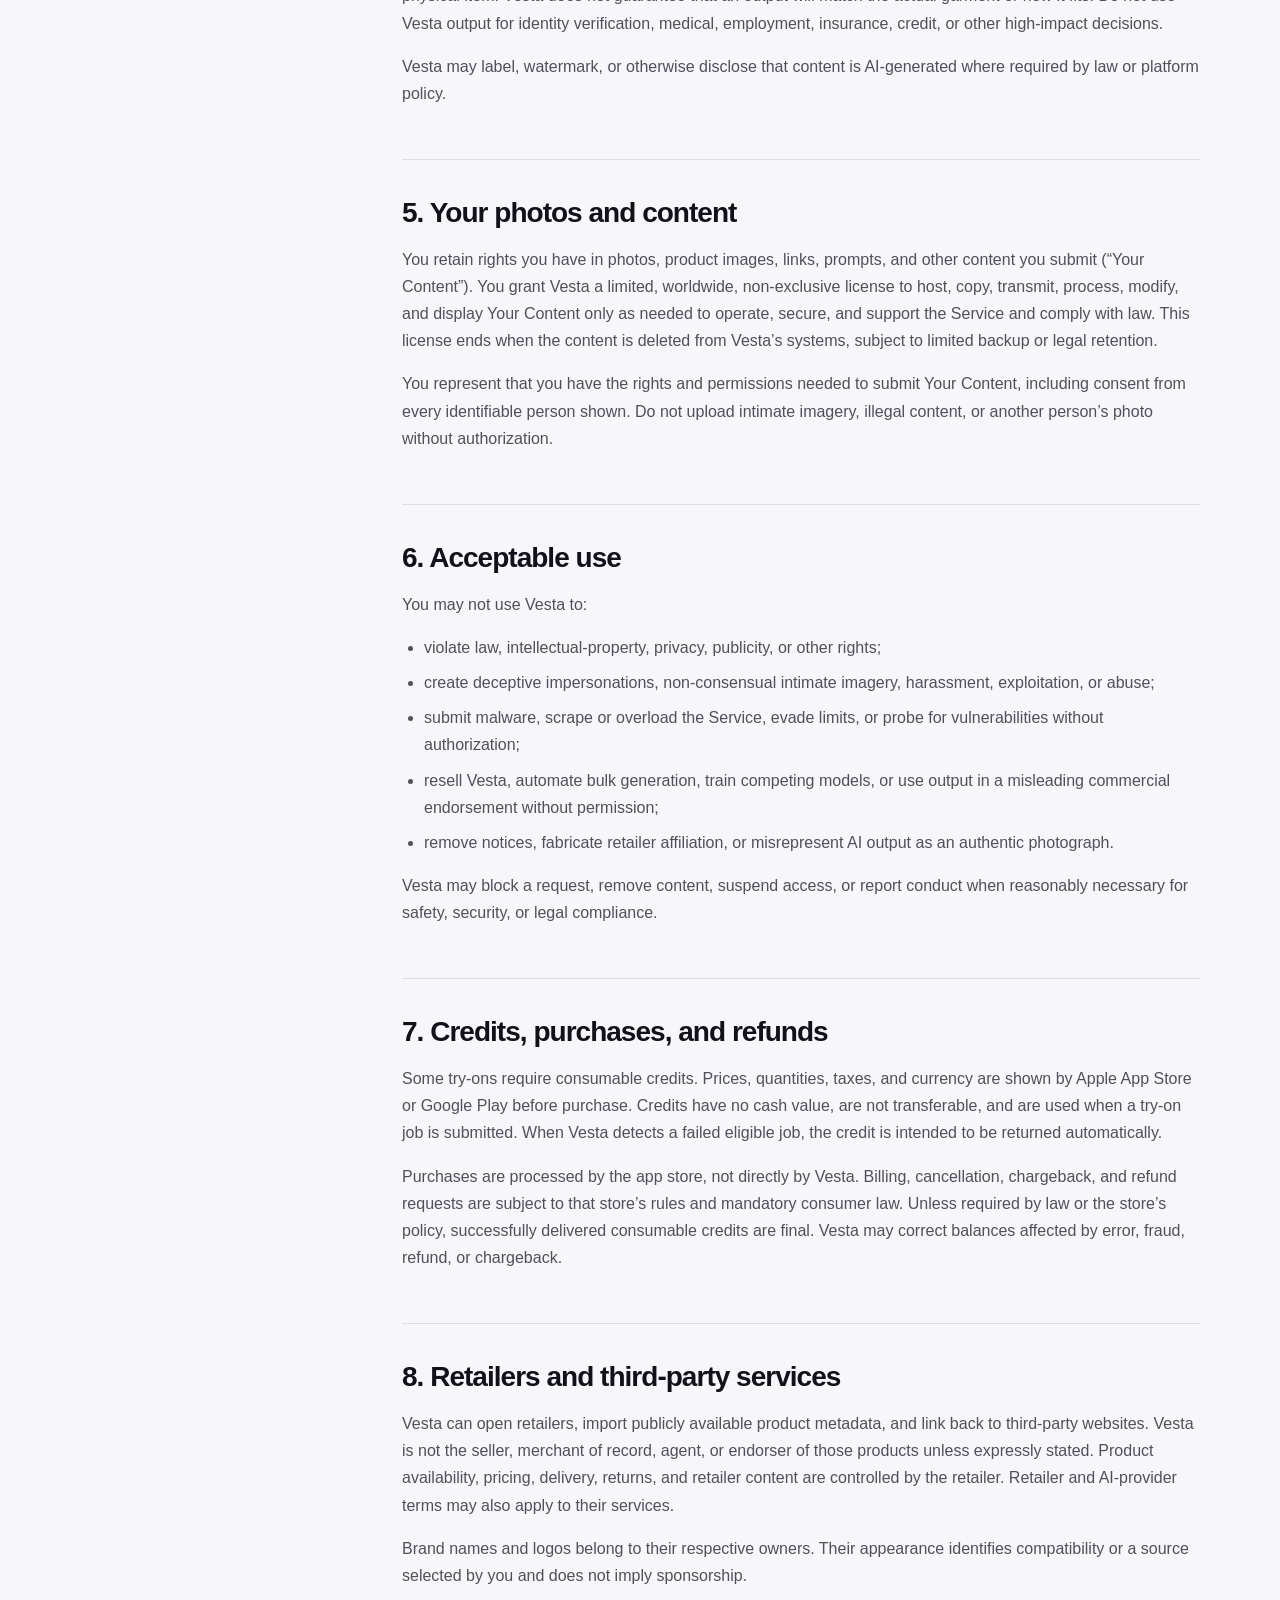
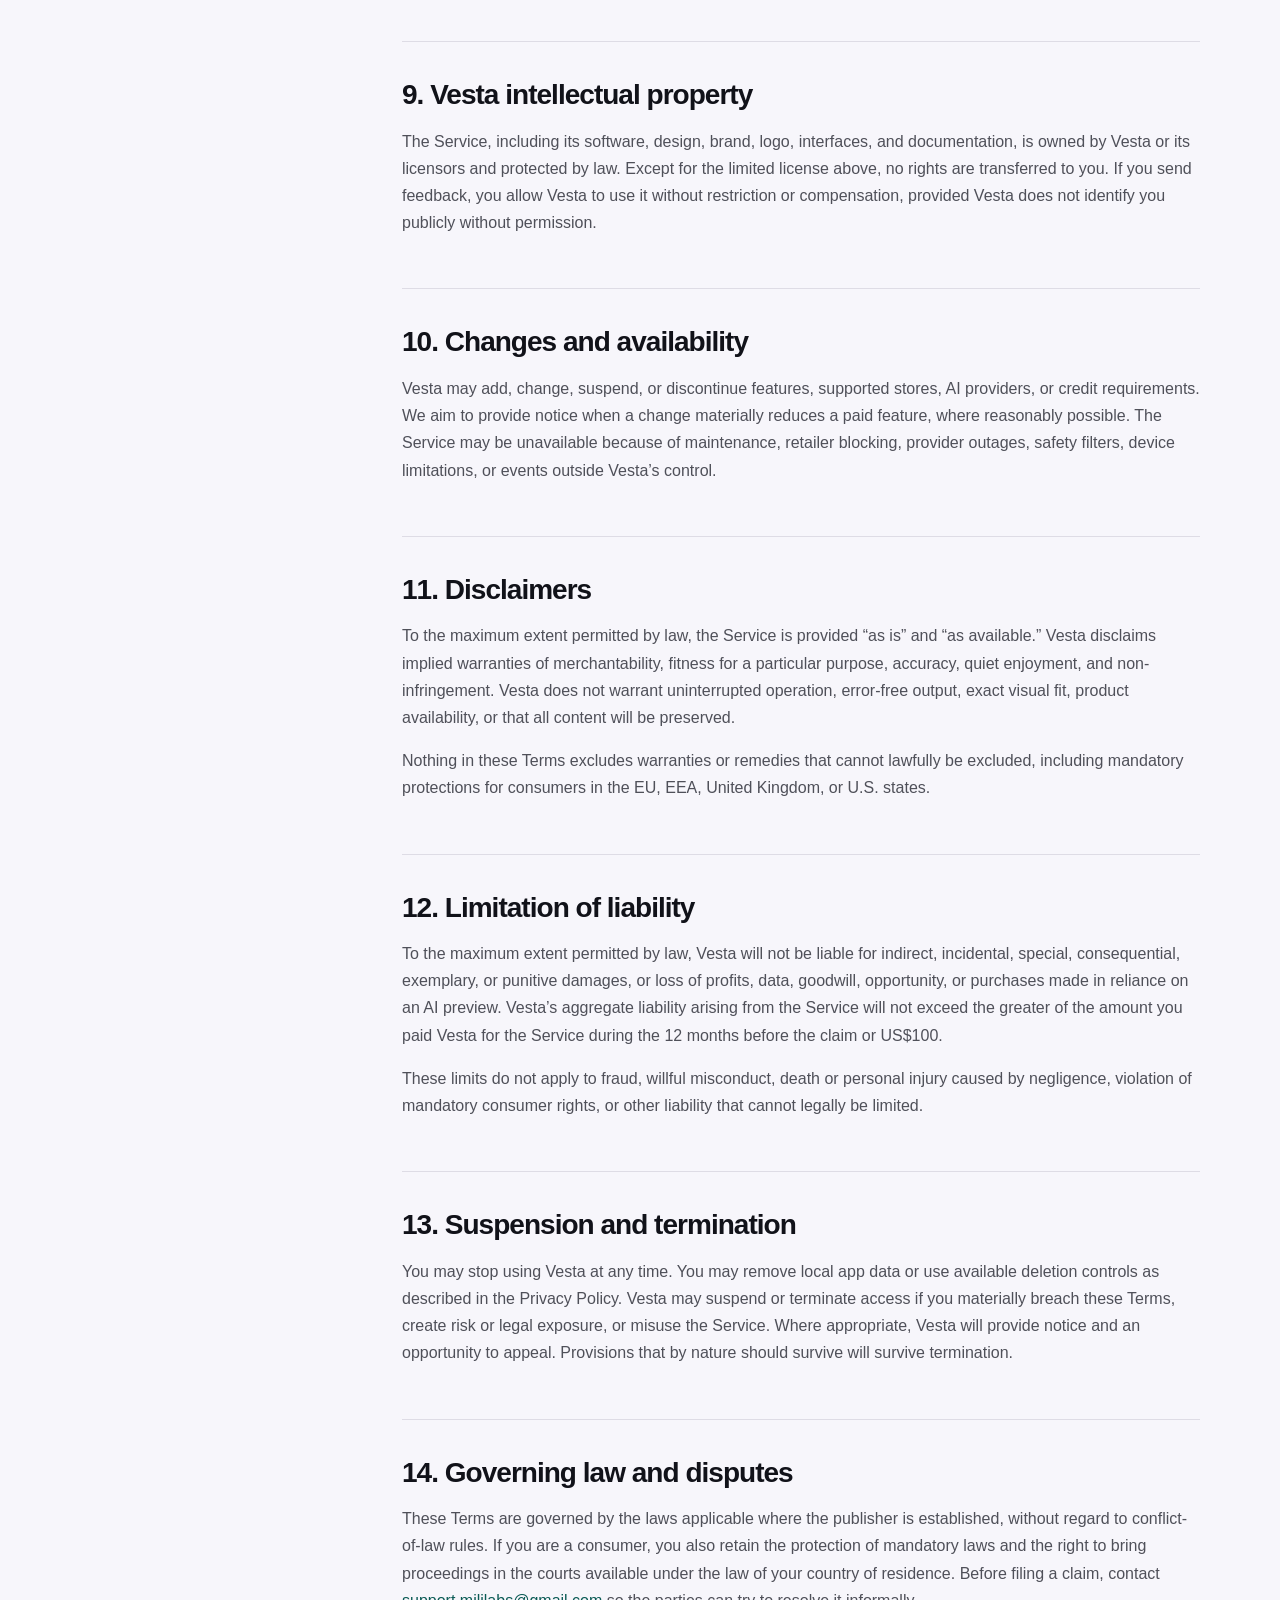
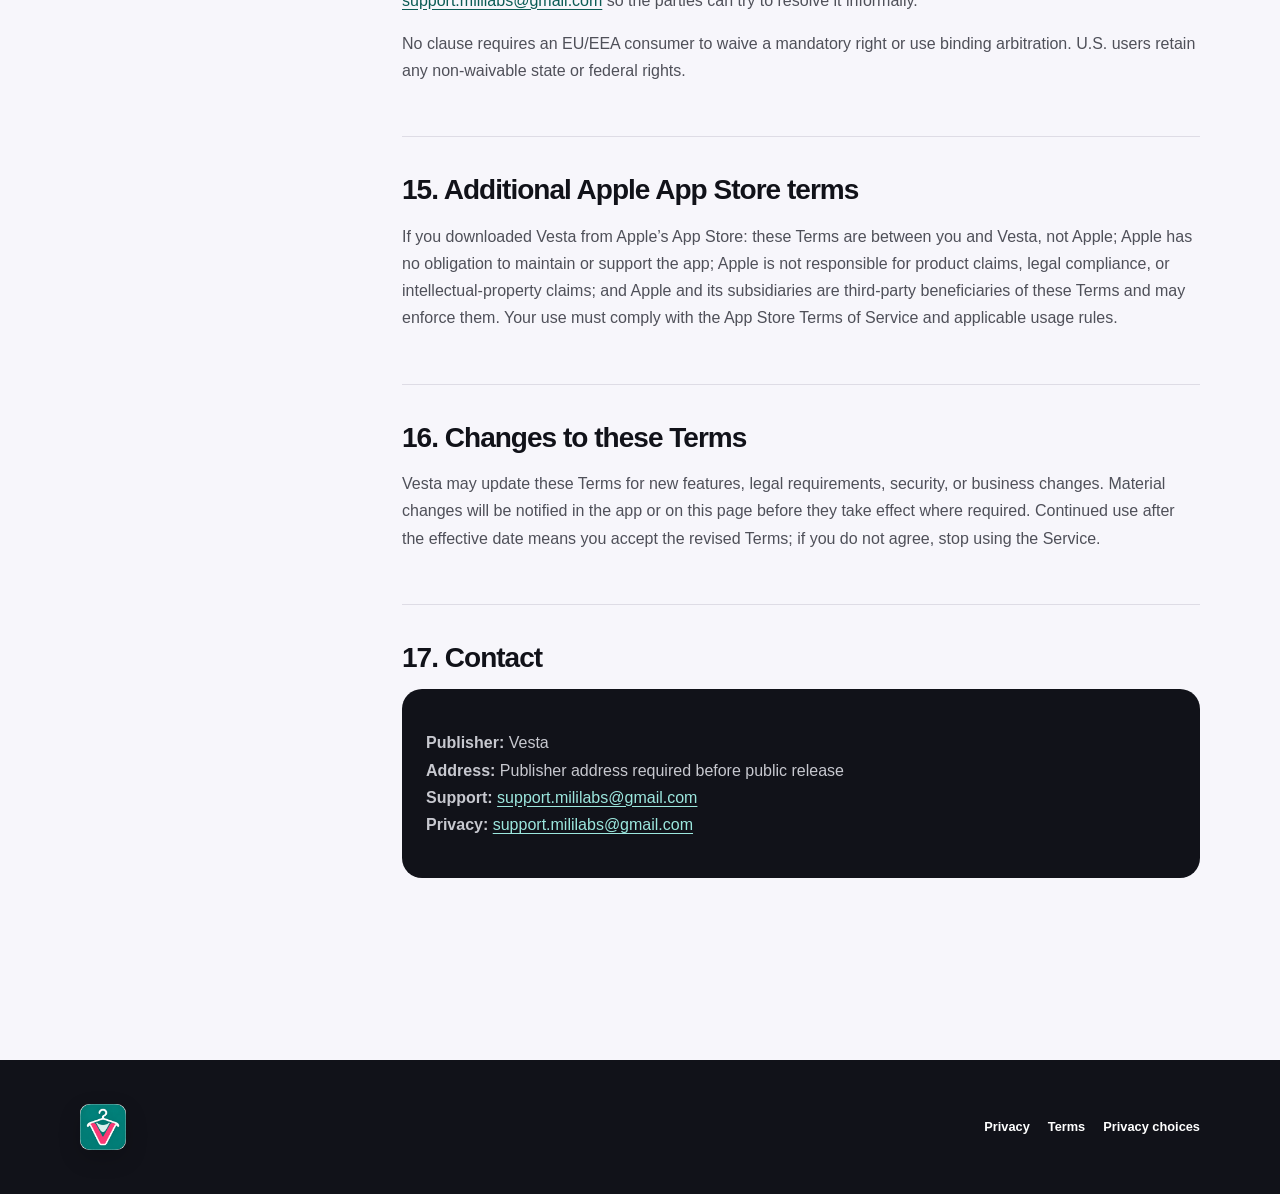
<file: terms/index.html>
<!doctype html>
<html lang="en">

<head>
  <meta charset="utf-8" />
  <meta name="viewport" content="width=device-width,initial-scale=1" />
  <meta name="theme-color" content="#0f766e" />
  <meta name="description" content="Terms of Use for Vesta, the AI-powered virtual try-on app." />
  <title>Terms of Use — Vesta</title>
  <link rel="icon" href="../assets/vesta-logo.png" type="image/png" />
  <link rel="stylesheet" href="../legal.css" />
</head>

<body>
  <a class="skip-link" href="#content">Skip to content</a>
  <header class="legal-header">
    <div class="shell legal-nav"><a href="/"><img src="../assets/vesta-logo.png" alt="Vesta" /></a>
      <nav aria-label="Legal navigation"><a href="/">Home</a><a href="../privacy/index.html">Privacy</a><a
          href="../privacy-choices/index.html">Privacy choices</a></nav>
    </div>
  </header>
  <main>
    <section class="legal-hero">
      <div class="shell">
        <p class="eyebrow">LEGAL · TERMS</p>
        <h1>Terms that fit the product.</h1>
        <p>These Terms govern your use of Vesta’s mobile app, AI try-on features, credits, and website.</p>
        <div class="legal-meta"><span>Effective: September 19, 2026</span><span>Version 1.0</span><span>Consumer rights
            preserved</span></div>
      </div>
    </section>
    <div class="shell draft-notice" data-draft-notice hidden><strong>Publisher details required before public
        release</strong>Replace the publisher identity and contact channels in <code>site-config.js</code>, and have
      counsel confirm the governing-law clause for the publisher’s actual jurisdiction.</div>
    <div class="shell legal-layout">
      <aside class="toc" aria-label="On this page"><strong>On this page</strong><a href="#agreement">1. Agreement</a><a
          href="#eligibility">2. Eligibility</a><a href="#license">3. App license</a><a href="#ai">4. AI previews</a><a
          href="#user-content">5. Your content</a><a href="#acceptable-use">6. Acceptable use</a><a href="#credits">7.
          Credits &amp; purchases</a><a href="#third-parties">8. Third parties</a><a href="#ip">9. Intellectual
          property</a><a href="#availability">10. Availability</a><a href="#disclaimers">11. Disclaimers</a><a
          href="#liability">12. Liability</a><a href="#termination">13. Termination</a><a href="#law">14. Law &amp;
          disputes</a><a href="#apple">15. Apple terms</a><a href="#changes">16. Changes</a><a href="#contact">17.
          Contact</a></aside>
      <article id="content" class="legal-content">
        <section id="agreement">
          <h2>1. Agreement</h2>
          <p>These Terms of Use (“Terms”) are an agreement between you and <span data-legal-entity>Vesta</span>
            (“Vesta,” “we,” “us”). They apply when you access or use the Vesta app, website, and related services (the
            “Service”). By using the Service, you agree to these Terms and the <a href="../privacy/index.html">Privacy
              Policy</a>.
            If you do not agree, do not use the Service.</p>
          <p>If you use Vesta on behalf of an organization, you represent that you are authorized to bind it.</p>
        </section>
        <section id="eligibility">
          <h2>2. Eligibility</h2>
          <p>You must be at least 13 years old and meet the minimum age for digital consent in your country. If you are
            under the age of legal majority, a parent or legal guardian must review and agree to these Terms. Vesta is
            not intended for use where it would be unlawful.</p>
        </section>
        <section id="license">
          <h2>3. Limited app license</h2>
          <p>Vesta grants you a personal, limited, non-exclusive, non-transferable, revocable license to install and use
            the app on devices you own or control for personal, non-commercial use, subject to these Terms and
            applicable app-store rules. You may not copy, sell, rent, sublicense, reverse engineer, bypass security,
            extract models, or exploit the Service except where applicable law expressly permits it.</p>
        </section>
        <section id="ai">
          <h2>4. AI-generated previews</h2>
          <div class="callout">
            <p><strong>Vesta is a visual styling aid, not a sizing or tailoring tool.</strong> AI output may be
              inaccurate, incomplete, or unrealistic. It can change body shape, skin, fabric, color, logos, fit,
              proportions, or garment details and should not be your only basis for a purchase decision.</p>
          </div>
          <p>Always check the retailer’s product information, size guide, price, availability, materials, return policy,
            and the physical item. Vesta does not guarantee that an output will match the actual garment or how it fits.
            Do not use Vesta output for identity verification, medical, employment, insurance, credit, or other
            high-impact decisions.</p>
          <p>Vesta may label, watermark, or otherwise disclose that content is AI-generated where required by law or
            platform policy.</p>
        </section>
        <section id="user-content">
          <h2>5. Your photos and content</h2>
          <p>You retain rights you have in photos, product images, links, prompts, and other content you submit (“Your
            Content”). You grant Vesta a limited, worldwide, non-exclusive license to host, copy, transmit, process,
            modify, and display Your Content only as needed to operate, secure, and support the Service and comply with
            law. This license ends when the content is deleted from Vesta’s systems, subject to limited backup or legal
            retention.</p>
          <p>You represent that you have the rights and permissions needed to submit Your Content, including consent
            from every identifiable person shown. Do not upload intimate imagery, illegal content, or another person’s
            photo without authorization.</p>
        </section>
        <section id="acceptable-use">
          <h2>6. Acceptable use</h2>
          <p>You may not use Vesta to:</p>
          <ul>
            <li>violate law, intellectual-property, privacy, publicity, or other rights;</li>
            <li>create deceptive impersonations, non-consensual intimate imagery, harassment, exploitation, or abuse;
            </li>
            <li>submit malware, scrape or overload the Service, evade limits, or probe for vulnerabilities without
              authorization;</li>
            <li>resell Vesta, automate bulk generation, train competing models, or use output in a misleading commercial
              endorsement without permission;</li>
            <li>remove notices, fabricate retailer affiliation, or misrepresent AI output as an authentic photograph.
            </li>
          </ul>
          <p>Vesta may block a request, remove content, suspend access, or report conduct when reasonably necessary for
            safety, security, or legal compliance.</p>
        </section>
        <section id="credits">
          <h2>7. Credits, purchases, and refunds</h2>
          <p>Some try-ons require consumable credits. Prices, quantities, taxes, and currency are shown by Apple App
            Store or Google Play before purchase. Credits have no cash value, are not transferable, and are used when a
            try-on job is submitted. When Vesta detects a failed eligible job, the credit is intended to be returned
            automatically.</p>
          <p>Purchases are processed by the app store, not directly by Vesta. Billing, cancellation, chargeback, and
            refund requests are subject to that store’s rules and mandatory consumer law. Unless required by law or the
            store’s policy, successfully delivered consumable credits are final. Vesta may correct balances affected by
            error, fraud, refund, or chargeback.</p>
        </section>
        <section id="third-parties">
          <h2>8. Retailers and third-party services</h2>
          <p>Vesta can open retailers, import publicly available product metadata, and link back to third-party
            websites. Vesta is not the seller, merchant of record, agent, or endorser of those products unless expressly
            stated. Product availability, pricing, delivery, returns, and retailer content are controlled by the
            retailer. Retailer and AI-provider terms may also apply to their services.</p>
          <p>Brand names and logos belong to their respective owners. Their appearance identifies compatibility or a
            source selected by you and does not imply sponsorship.</p>
        </section>
        <section id="ip">
          <h2>9. Vesta intellectual property</h2>
          <p>The Service, including its software, design, brand, logo, interfaces, and documentation, is owned by Vesta
            or its licensors and protected by law. Except for the limited license above, no rights are transferred to
            you. If you send feedback, you allow Vesta to use it without restriction or compensation, provided Vesta
            does not identify you publicly without permission.</p>
        </section>
        <section id="availability">
          <h2>10. Changes and availability</h2>
          <p>Vesta may add, change, suspend, or discontinue features, supported stores, AI providers, or credit
            requirements. We aim to provide notice when a change materially reduces a paid feature, where reasonably
            possible. The Service may be unavailable because of maintenance, retailer blocking, provider outages, safety
            filters, device limitations, or events outside Vesta’s control.</p>
        </section>
        <section id="disclaimers">
          <h2>11. Disclaimers</h2>
          <p>To the maximum extent permitted by law, the Service is provided “as is” and “as available.” Vesta disclaims
            implied warranties of merchantability, fitness for a particular purpose, accuracy, quiet enjoyment, and
            non-infringement. Vesta does not warrant uninterrupted operation, error-free output, exact visual fit,
            product availability, or that all content will be preserved.</p>
          <p>Nothing in these Terms excludes warranties or remedies that cannot lawfully be excluded, including
            mandatory protections for consumers in the EU, EEA, United Kingdom, or U.S. states.</p>
        </section>
        <section id="liability">
          <h2>12. Limitation of liability</h2>
          <p>To the maximum extent permitted by law, Vesta will not be liable for indirect, incidental, special,
            consequential, exemplary, or punitive damages, or loss of profits, data, goodwill, opportunity, or purchases
            made in reliance on an AI preview. Vesta’s aggregate liability arising from the Service will not exceed the
            greater of the amount you paid Vesta for the Service during the 12 months before the claim or US$100.</p>
          <p>These limits do not apply to fraud, willful misconduct, death or personal injury caused by negligence,
            violation of mandatory consumer rights, or other liability that cannot legally be limited.</p>
        </section>
        <section id="termination">
          <h2>13. Suspension and termination</h2>
          <p>You may stop using Vesta at any time. You may remove local app data or use available deletion controls as
            described in the Privacy Policy. Vesta may suspend or terminate access if you materially breach these Terms,
            create risk or legal exposure, or misuse the Service. Where appropriate, Vesta will provide notice and an
            opportunity to appeal. Provisions that by nature should survive will survive termination.</p>
        </section>
        <section id="law">
          <h2>14. Governing law and disputes</h2>
          <p>These Terms are governed by the laws applicable where the publisher is established, without regard to
            conflict-of-law rules. If you are a consumer, you also retain the protection of mandatory laws and the right
            to bring proceedings in the courts available under the law of your country of residence. Before filing a
            claim, contact <a data-support-email href="mailto:support.mililabs@gmail.com">support.mililabs@gmail.com</a>
            so the parties can try to
            resolve it informally.</p>
          <p>No clause requires an EU/EEA consumer to waive a mandatory right or use binding arbitration. U.S. users
            retain any non-waivable state or federal rights.</p>
        </section>
        <section id="apple">
          <h2>15. Additional Apple App Store terms</h2>
          <p>If you downloaded Vesta from Apple’s App Store: these Terms are between you and Vesta, not Apple; Apple has
            no obligation to maintain or support the app; Apple is not responsible for product claims, legal compliance,
            or intellectual-property claims; and Apple and its subsidiaries are third-party beneficiaries of these Terms
            and may enforce them. Your use must comply with the App Store Terms of Service and applicable usage rules.
          </p>
        </section>
        <section id="changes">
          <h2>16. Changes to these Terms</h2>
          <p>Vesta may update these Terms for new features, legal requirements, security, or business changes. Material
            changes will be notified in the app or on this page before they take effect where required. Continued use
            after the effective date means you accept the revised Terms; if you do not agree, stop using the Service.
          </p>
        </section>
        <section id="contact">
          <h2>17. Contact</h2>
          <div class="contact-card">
            <p><strong>Publisher:</strong> <span data-legal-entity>Vesta</span><br /><strong>Address:</strong> <span
                data-publisher-address>Publisher address required before public
                release</span><br /><strong>Support:</strong> <a data-support-email
                href="mailto:support.mililabs@gmail.com">support.mililabs@gmail.com</a><br /><strong>Privacy:</strong>
              <a data-privacy-email href="mailto:support.mililabs@gmail.com">support.mililabs@gmail.com</a>
            </p>
          </div>
        </section>
      </article>
    </div>
  </main>
  <footer class="legal-footer">
    <div class="shell footer-row"><a href="../"><img src="../assets/vesta-logo.png" alt="Vesta" /></a>
      <nav><a href="../privacy/index.html">Privacy</a><a href="../terms/index.html">Terms</a><a
          href="../privacy-choices/index.html">Privacy
          choices</a></nav>
    </div>
  </footer>
  <script src="../site-config.js"></script>
  <script src="../legal.js"></script>
</body>

</html>
</file>
<file: styles.css>
:root {
  --jade: #0f766e;
  --jade-dark: #0b5b55;
  --jade-soft: #dff3f0;
  --pink: #f23e76;
  --blush: #ffcadb;
  --lavender: #b9adff;
  --butter: #ffd79b;
  --canvas: #f7f6fb;
  --ink: #111219;
  --line: #dfdde5;
  --white: #fff;
  --shell: min(1180px, calc(100vw - 40px));
  --radius: 24px;
}

* { box-sizing: border-box; }
html { scroll-behavior: smooth; }
body { margin: 0; color: var(--ink); background: var(--canvas); font-family: Inter, ui-sans-serif, -apple-system, BlinkMacSystemFont, "Segoe UI", sans-serif; font-size: 16px; line-height: 1.55; }
img { display: block; max-width: 100%; }
a { color: inherit; text-decoration: none; }
button { font: inherit; }
.shell { width: var(--shell); margin-inline: auto; }
.sr-only { position: absolute; width: 1px; height: 1px; padding: 0; margin: -1px; overflow: hidden; clip: rect(0,0,0,0); white-space: nowrap; border: 0; }
.skip-link { position: fixed; top: 8px; left: 8px; z-index: 100; padding: 10px 14px; border-radius: 8px; background: var(--ink); color: #fff; transform: translateY(-150%); }
.skip-link:focus { transform: translateY(0); }

.site-header { position: sticky; top: 0; z-index: 50; border-bottom: 1px solid rgba(17,18,25,.08); background: rgba(247,246,251,.88); backdrop-filter: blur(18px); }
.nav-wrap { min-height: 76px; display: flex; align-items: center; justify-content: space-between; gap: 32px; }
.brand { display: inline-flex; align-items: center; }
.brand img { width: 46px; height: 46px; object-fit: cover; border-radius: 20%; }
.site-nav { display: flex; align-items: center; gap: 32px; font-size: .9rem; font-weight: 700; }
.site-nav a:not(.nav-cta):hover { color: var(--jade); }
.nav-cta { padding: 12px 18px; border-radius: 999px; color: #fff; background: var(--ink); }
.nav-cta:hover { background: var(--jade); }
.menu-button { display: none; width: 44px; height: 44px; padding: 11px; border: 0; border-radius: 50%; background: var(--ink); }
.menu-button span:not(.sr-only) { display: block; height: 2px; margin: 4px 0; background: #fff; }

.hero { min-height: 720px; padding-block: 76px 84px; display: grid; grid-template-columns: 1.05fr .95fr; align-items: center; gap: 70px; overflow: hidden; }
.eyebrow { display: flex; gap: 10px; margin-bottom: 28px; }
.eyebrow span, .kicker { font-size: .72rem; line-height: 1; font-weight: 850; letter-spacing: .14em; text-transform: uppercase; }
.eyebrow span { padding: 10px 12px; border: 1px solid var(--line); border-radius: 999px; background: #fff; }
.eyebrow span:last-child { background: var(--jade-soft); border-color: transparent; color: var(--jade-dark); }
h1, h2, h3, p { margin-top: 0; }
h1 { margin-bottom: 28px; font-size: clamp(4rem, 7.4vw, 7.2rem); line-height: .86; letter-spacing: -.075em; font-weight: 880; }
h1 em, .final-cta h2 em { color: var(--pink); font-family: Georgia, "Times New Roman", serif; font-weight: 400; letter-spacing: -.045em; }
.hero-lede { max-width: 610px; margin-bottom: 32px; color: #4f5058; font-size: 1.18rem; line-height: 1.65; }
.hero-actions { display: flex; align-items: center; gap: 24px; }
.button { min-height: 52px; display: inline-flex; align-items: center; justify-content: center; gap: 18px; padding: 14px 20px; border-radius: 16px; font-weight: 800; }
.button-primary { color: #fff; background: var(--jade); box-shadow: 0 12px 32px rgba(15,118,110,.22); }
.button-primary:hover { background: var(--jade-dark); transform: translateY(-1px); }
.text-link { font-weight: 800; border-bottom: 1px solid var(--ink); }
.trust-row { display: flex; flex-wrap: wrap; gap: 12px 22px; margin-top: 42px; color: #666772; font-size: .8rem; font-weight: 700; }
.trust-row span::before { content: "✓"; color: var(--jade); margin-right: 7px; }

.hero-stage { position: relative; min-height: 600px; display: grid; place-items: center; isolation: isolate; }
.hero-stage::before { content: ""; position: absolute; inset: 5% -12%; z-index: -3; border-radius: 50%; background: var(--jade-soft); transform: rotate(-6deg); }
.hero-stage::after { content: ""; position: absolute; width: 330px; height: 330px; right: -20%; top: -2%; z-index: -2; border-radius: 50%; background: var(--blush); }
.phone { width: 278px; min-height: 566px; padding: 12px 14px 18px; border: 8px solid var(--ink); border-radius: 42px; background: var(--canvas); box-shadow: 0 38px 80px rgba(17,18,25,.22); transform: rotate(3deg); }
.phone-bar { display: flex; justify-content: space-between; padding: 3px 10px 12px; font-size: .62rem; font-weight: 800; }
.phone-head { display: flex; justify-content: space-between; align-items: flex-start; padding: 8px 5px 14px; }
.phone-head small { display: block; margin-bottom: 4px; color: var(--jade); font-size: .58rem; font-weight: 900; letter-spacing: .12em; }
.phone-head strong { display: block; font-size: 1.15rem; line-height: 1.1; }
.credit-pill { padding: 6px 8px; border-radius: 999px; background: var(--butter); font-size: .54rem; font-weight: 850; }
.try-card { position: relative; overflow: hidden; border-radius: 24px; background: #fff; box-shadow: 0 10px 30px rgba(17,18,25,.08); }
.try-card img { width: 100%; height: 308px; object-fit: contain; padding: 22px 14px 6px; background: linear-gradient(145deg, #fff 35%, #e4fbf7); }
.look-label { position: absolute; top: 12px; left: 12px; z-index: 2; padding: 6px 8px; border-radius: 999px; color: #fff; background: var(--pink); font-size: .5rem; font-weight: 900; letter-spacing: .08em; }
.try-card-copy { display: flex; align-items: center; justify-content: space-between; gap: 10px; padding: 13px 14px 15px; }
.try-card-copy strong { font-size: .8rem; }
.try-card-copy span { color: var(--jade); font-size: .58rem; font-weight: 800; }
.mock-button { width: 100%; margin-top: 12px; padding: 12px; border: 0; border-radius: 14px; color: #fff; background: var(--jade); font-weight: 800; font-size: .72rem; }
.mock-tabs { display: flex; justify-content: space-around; margin-top: 14px; color: #96969d; font-size: .54rem; font-weight: 800; }
.mock-tabs .active { color: var(--jade); }
.floating-card { position: absolute; z-index: 2; display: flex; align-items: center; gap: 10px; border: 1px solid rgba(17,18,25,.08); border-radius: 18px; background: #fff; box-shadow: 0 18px 40px rgba(17,18,25,.16); }
.garment-card { width: 195px; left: -12px; bottom: 92px; padding: 9px; }
.garment-card img { width: 48px; height: 62px; object-fit: contain; border-radius: 10px; background: var(--canvas); }
.garment-card div { display: grid; }
.floating-card strong { font-size: .69rem; line-height: 1.25; }
.floating-card small { color: #777880; font-size: .56rem; }
.mini-kicker { position: absolute; left: 10px; top: -21px; padding: 5px 8px; border-radius: 999px; color: #fff; background: var(--ink); font-size: .48rem; font-weight: 900; letter-spacing: .08em; }
.result-card { right: -10px; top: 124px; padding: 11px 13px; }
.result-card div { display: grid; }
.result-check { width: 30px; height: 30px; display: grid; place-items: center; border-radius: 50%; color: #fff; background: var(--jade); font-weight: 900; }
.orbit { position: absolute; z-index: -1; padding: 9px 13px; border-radius: 999px; font: 700 .7rem/1 Georgia, serif; font-style: italic; }
.orbit-a { top: 14%; left: 0; background: var(--lavender); transform: rotate(-10deg); }
.orbit-b { right: 2%; bottom: 12%; background: var(--butter); transform: rotate(8deg); }

.ticker { overflow: hidden; border-block: 1px solid var(--ink); background: var(--butter); }
.ticker-track { width: 100%; min-width: 0; display: flex; align-items: center; justify-content: center; flex-wrap: wrap; gap: 12px 28px; padding: 14px 20px; text-align: center; font-size: .78rem; font-weight: 900; letter-spacing: .14em; }
.ticker-track span, .ticker-track i { white-space: nowrap; }
.ticker-track i { color: var(--pink); font-style: normal; }
.section-space { padding-block: 118px; }
.section-heading { max-width: 760px; margin-bottom: 54px; }
.section-heading .kicker, .shop-copy .kicker, .privacy-section .kicker, .final-cta .kicker { margin-bottom: 22px; color: var(--jade); }
.section-heading h2, .shop-copy h2, .privacy-section h2, .final-cta h2 { margin-bottom: 22px; font-size: clamp(2.8rem, 5.2vw, 5.5rem); line-height: .97; letter-spacing: -.065em; }
.section-heading > p:last-child { max-width: 620px; color: #5d5e66; font-size: 1.08rem; }
.benefit-grid { display: grid; grid-template-columns: repeat(2, 1fr); gap: 18px; }
.benefit-card { position: relative; min-height: 360px; overflow: hidden; display: flex; flex-direction: column; justify-content: space-between; padding: 28px; border: 1px solid var(--line); border-radius: var(--radius); background: #fff; }
.benefit-card h3 { margin-bottom: 9px; font-size: 1.5rem; line-height: 1.15; letter-spacing: -.03em; }
.benefit-card p { max-width: 470px; margin-bottom: 0; color: #686871; }
.card-number { position: absolute; top: 20px; right: 20px; color: rgba(17,18,25,.42); font-size: .7rem; font-weight: 900; }
.benefit-large { min-height: 550px; grid-row: span 2; background: var(--jade-soft); }
.mini-phone { align-self: center; width: 240px; margin: 12px 0 28px; padding: 13px; border: 6px solid var(--ink); border-radius: 32px; background: #fff; text-align: center; box-shadow: 0 22px 42px rgba(15,118,110,.16); transform: rotate(-3deg); }
.mini-photo { position: relative; height: 260px; overflow: hidden; border-radius: 22px; background: #effaf8; }
.mini-photo img { width: 100%; height: 100%; padding: 18px; object-fit: contain; }
.scan-line { display: block; width: 82%; height: 4px; margin: -90px auto 78px; position: relative; border-radius: 99px; background: var(--pink); box-shadow: 0 0 18px var(--pink); }
.mini-phone strong { display: block; margin-top: 10px; font-size: .68rem; }
.pink-card { color: #fff; background: var(--pink); border-color: transparent; }
.pink-card p { color: #ffeaf0; }
.share-glyph { align-self: flex-start; margin: 28px 0 22px; font-size: 5rem; font-weight: 200; line-height: 1; transform: rotate(-14deg); }
.dark-card { color: #fff; background: var(--ink); border-color: var(--ink); }
.dark-card p { color: #bdbec5; }
.wardrobe-stack { display: flex; justify-content: center; margin: 36px 0 28px; }
.wardrobe-stack span { width: 115px; height: 155px; overflow: hidden; margin-left: -28px; border: 5px solid var(--ink); border-radius: 18px; background: #fff; box-shadow: 0 14px 20px rgba(0,0,0,.25); transform: rotate(-9deg); }
.wardrobe-stack span:nth-child(2) { z-index: 2; transform: rotate(3deg) translateY(-12px); }
.wardrobe-stack span:nth-child(3) { transform: rotate(12deg); }
.wardrobe-stack img { width: 100%; height: 100%; padding: 8px; object-fit: contain; }
.metric-card { min-height: 330px; background: var(--butter); }
.metric { display: flex; align-items: end; gap: 14px; margin: 20px 0; }
.metric strong { font-size: 7.5rem; line-height: .8; letter-spacing: -.08em; }
.metric span { max-width: 100px; padding-bottom: 6px; font-weight: 800; line-height: 1.1; }

.how-section { color: #fff; background: var(--ink); }
.section-heading-light .kicker { color: var(--mint, #bce8df); }
.section-heading-light h2 { color: #fff; }
.steps { margin: 70px 0 0; padding: 0; display: grid; grid-template-columns: repeat(3, 1fr); list-style: none; border-top: 1px solid #3b3c45; }
.steps li { position: relative; min-height: 350px; padding: 42px 36px 20px 0; border-right: 1px solid #3b3c45; }
.steps li + li { padding-left: 36px; }
.steps li:last-child { border-right: 0; }
.step-number { color: #85868e; font-size: .7rem; font-weight: 900; }
.step-icon { margin: 50px 0; color: var(--pink); font-size: 4.4rem; line-height: .7; }
.steps h3 { margin-bottom: 12px; font-size: 1.5rem; }
.steps p { max-width: 300px; color: #b5b6bd; }

.shop-section { display: grid; grid-template-columns: .9fr 1.1fr; align-items: center; gap: 92px; }
.shop-copy p:not(.kicker) { max-width: 540px; color: #60616a; font-size: 1.08rem; }
.store-cloud { display: flex; flex-wrap: wrap; gap: 9px; margin-top: 30px; }
.store-cloud span { padding: 8px 11px; border: 1px solid var(--line); border-radius: 999px; background: #fff; font-size: .66rem; font-weight: 900; }
.shop-visual { position: relative; min-height: 610px; display: grid; place-items: center; border-radius: 50% 50% 46% 54%; background: var(--blush); }
.browser-card { width: min(420px, 78%); overflow: hidden; padding-bottom: 14px; border: 1px solid rgba(17,18,25,.12); border-radius: 24px; background: #fff; box-shadow: 0 30px 70px rgba(17,18,25,.18); transform: rotate(2deg); }
.browser-top { height: 42px; display: flex; align-items: center; gap: 6px; padding: 0 14px; background: #f3f2f6; }
.browser-top i { width: 7px; height: 7px; border-radius: 50%; background: #ccc; }
.browser-top i:first-child { background: var(--pink); }
.browser-top span { margin-left: 10px; color: #7d7e85; font-size: .6rem; }
.browser-card img { width: 100%; height: 410px; padding: 22px; object-fit: contain; }
.browser-card button { width: calc(100% - 28px); margin-inline: 14px; padding: 13px; border: 0; border-radius: 14px; color: #fff; background: var(--jade); font-weight: 800; }
.crop-frame { position: absolute; z-index: 3; width: 210px; height: 275px; right: -20px; bottom: 20px; overflow: visible; border: 2px solid var(--pink); border-radius: 18px; background: rgba(255,255,255,.28); box-shadow: 0 16px 34px rgba(17,18,25,.12); pointer-events: none; transform: rotate(-6deg); }
.crop-frame img { position: absolute; inset: 8px; z-index: 0; width: calc(100% - 16px); height: calc(100% - 16px); border-radius: 12px; object-fit: cover; object-position: center; filter: saturate(.92) contrast(.98); }
.crop-frame::after { content: ""; position: absolute; inset: 8px; z-index: 1; border: 1px dashed rgba(255,255,255,.92); border-radius: 12px; }
.crop-frame span { position: absolute; z-index: 2; width: 14px; height: 14px; border: 3px solid #fff; background: var(--pink); border-radius: 50%; }
.crop-frame span:nth-child(1) { top: -7px; left: -7px; }.crop-frame span:nth-child(2) { top: -7px; right: -7px; }.crop-frame span:nth-child(3) { bottom: -7px; left: -7px; }.crop-frame span:nth-child(4) { bottom: -7px; right: -7px; }

.privacy-section { padding-block: 104px; color: #fff; background: var(--jade); }
.privacy-grid { display: grid; grid-template-columns: .9fr 1.1fr; gap: 50px 90px; align-items: start; }
.privacy-section .kicker { color: #abeee6; }
.privacy-section h2 { max-width: 560px; margin-bottom: 0; }
.privacy-points { display: grid; gap: 28px; }
.privacy-points article { display: grid; grid-template-columns: 62px 1fr; gap: 20px; padding-bottom: 28px; border-bottom: 1px solid rgba(255,255,255,.24); }
.privacy-points article > span { width: 54px; height: 54px; display: grid; place-items: center; border: 1px solid rgba(255,255,255,.35); border-radius: 50%; font-size: 1.05rem; font-weight: 900; }
.privacy-points h3 { margin-bottom: 5px; font-size: 1.05rem; }
.privacy-points p { margin-bottom: 0; color: #c9eee9; font-size: .92rem; }
.button-light { grid-column: 2; justify-self: start; color: var(--ink); background: #fff; }

.compact-heading { margin-bottom: 28px; }
.accordion { border-top: 1px solid var(--line); }
.accordion details { border-bottom: 1px solid var(--line); }
.accordion summary { cursor: pointer; list-style: none; padding: 26px 52px 26px 0; position: relative; font-size: 1.12rem; font-weight: 800; }
.accordion summary::-webkit-details-marker { display: none; }
.accordion summary::after { content: "+"; position: absolute; right: 12px; top: 20px; color: var(--jade); font-size: 1.7rem; font-weight: 400; }
.accordion details[open] summary::after { content: "−"; }
.accordion details p { max-width: 780px; padding: 0 52px 24px 0; color: #64656d; }

.final-cta { position: relative; overflow: hidden; min-height: 540px; margin-bottom: 90px; padding: 70px; border-radius: 32px; background: var(--jade-soft); }
.final-cta > div:first-child { position: relative; z-index: 2; max-width: 690px; }
.final-cta img { margin-bottom: 30px; }
.final-cta h2 { margin-bottom: 18px; }
.final-cta > div > p:not(.kicker) { color: #565760; }
.store-buttons { display: flex; flex-wrap: wrap; gap: 12px; margin-top: 28px; }
.store-button { min-width: 170px; padding: 10px 18px; border-radius: 14px; color: #fff; background: var(--ink); }
.store-button small, .store-button strong { display: block; }
.store-button small { font-size: .52rem; letter-spacing: .1em; }
.store-button strong { font-size: 1rem; }
.cta-orbit { position: absolute; width: 430px; height: 430px; right: -40px; top: 50%; border: 1px solid var(--jade); border-radius: 50%; transform: translateY(-50%); }
.cta-orbit::before, .cta-orbit::after { content: ""; position: absolute; inset: 54px; border: 1px solid var(--pink); border-radius: 50%; }
.cta-orbit::after { inset: 120px; background: var(--pink); }
.cta-orbit span { position: absolute; z-index: 2; padding: 7px 10px; border-radius: 999px; background: #fff; font-size: .64rem; font-weight: 900; }
.cta-orbit span:nth-child(1) { left: 28px; top: 58px; }.cta-orbit span:nth-child(2) { right: 35px; top: 160px; }.cta-orbit span:nth-child(3) { left: 90px; bottom: 28px; }

.site-footer { padding: 54px 0; color: #fff; background: var(--ink); }
.footer-grid { display: grid; grid-template-columns: 1fr 1.3fr 1fr; gap: 24px; align-items: start; }
.brand-inverse img { box-shadow: 0 8px 22px rgba(0,0,0,.18); }
.final-cta > div:first-child > img { width: 72px; height: 72px; margin-bottom: 20px; object-fit: cover; border-radius: 20%; }
.footer-grid > p { color: #b6b7bf; font-size: .88rem; }
.footer-grid nav { display: flex; flex-wrap: wrap; justify-content: flex-end; gap: 18px; font-size: .8rem; font-weight: 800; }
.footer-grid nav a:hover { color: #79d6cb; }
.copyright { grid-column: 1 / -1; margin: 32px 0 0; padding-top: 24px; border-top: 1px solid #34353d; }

@media (prefers-reduced-motion: no-preference) {
  .phone-main { animation: float 5s ease-in-out infinite; }
  @keyframes float { 50% { transform: rotate(1.5deg) translateY(-10px); } }
}

@media (max-width: 980px) {
  .hero { grid-template-columns: 1fr; padding-top: 60px; }
  .hero-copy { max-width: 720px; }
  .hero-stage { min-height: 650px; }
  .benefit-grid { grid-template-columns: 1fr; }
  .benefit-large { grid-row: auto; }
  .shop-section, .privacy-grid { grid-template-columns: 1fr; }
  .shop-visual { min-height: 580px; }
  .button-light { grid-column: 1; }
  .cta-orbit { right: -180px; opacity: .7; }
}

@media (max-width: 720px) {
  :root { --shell: min(100% - 28px, 1180px); }
  .nav-wrap { min-height: 68px; }
  .menu-button { display: block; }
  .site-nav { position: absolute; top: calc(100% + 1px); left: 0; right: 0; display: none; padding: 20px; background: var(--canvas); box-shadow: 0 18px 30px rgba(17,18,25,.12); }
  .site-nav.is-open { display: grid; }
  .nav-cta { text-align: center; }
  .hero { min-height: 0; gap: 16px; padding-block: 44px 56px; }
  h1 { font-size: clamp(3.45rem, 17vw, 5.2rem); }
  .hero-lede { font-size: 1.04rem; }
  .hero-actions { align-items: flex-start; flex-direction: column; }
  .trust-row { display: grid; gap: 8px; margin-top: 32px; }
  .hero-stage { min-height: 590px; transform: scale(.9); margin: -20px -20px -30px; }
  .garment-card { left: 0; }
  .result-card { right: 0; }
  .section-space { padding-block: 82px; }
  .section-heading h2, .shop-copy h2, .privacy-section h2, .final-cta h2 { font-size: clamp(2.65rem, 13vw, 4rem); }
  .benefit-card { min-height: 330px; padding: 24px; }
  .benefit-large { min-height: 520px; }
  .steps { grid-template-columns: 1fr; }
  .steps li, .steps li + li { min-height: 270px; padding: 32px 0; border-right: 0; border-bottom: 1px solid #3b3c45; }
  .steps li:last-child { border-bottom: 0; }
  .step-icon { margin: 35px 0; }
  .shop-section { gap: 48px; }
  .shop-visual { min-height: 500px; }
  .browser-card img { height: 340px; }
  .crop-frame { right: -6px; bottom: -10px; }
  .privacy-grid { gap: 46px; }
  .final-cta { min-height: 610px; margin-bottom: 44px; padding: 40px 28px; }
  .cta-orbit { width: 300px; height: 300px; right: -80px; top: auto; bottom: -145px; }
  .cta-orbit::before { inset: 40px; }.cta-orbit::after { inset: 90px; }
  .footer-grid { grid-template-columns: 1fr; }
  .footer-grid nav { justify-content: flex-start; }
}

@media (max-width: 420px) {
  .eyebrow span:last-child { display: none; }
  .hero-stage { transform: scale(.78); margin: -70px -50px -80px; }
  .wardrobe-stack span { width: 100px; height: 140px; }
  .shop-visual { min-height: 460px; }
  .browser-card { width: 88%; }
  .crop-frame { width: 170px; height: 230px; }
}

@media (prefers-reduced-motion: reduce) {
  *, *::before, *::after { scroll-behavior: auto !important; animation-duration: .01ms !important; animation-iteration-count: 1 !important; }
}
</file>
<file: legal.css>
:root { --jade:#0f766e; --jade-dark:#0b5b55; --jade-soft:#dff3f0; --pink:#f23e76; --canvas:#f7f6fb; --ink:#111219; --line:#dedce5; --white:#fff; --shell:min(1120px,calc(100vw - 40px)); }
* { box-sizing: border-box; }
html { scroll-behavior: smooth; }
body { margin: 0; color: var(--ink); background: var(--canvas); font-family: Inter,ui-sans-serif,-apple-system,BlinkMacSystemFont,"Segoe UI",sans-serif; font-size: 16px; line-height: 1.7; }
a { color: var(--jade-dark); text-underline-offset: 3px; }
img { display: block; max-width: 100%; }
.shell { width: var(--shell); margin-inline: auto; }
.skip-link { position: fixed; top: 8px; left: 8px; z-index: 100; padding: 10px 14px; border-radius: 8px; color: #fff; background: var(--ink); transform: translateY(-150%); }.skip-link:focus{transform:translateY(0)}
.legal-header { border-bottom: 1px solid var(--line); background: rgba(247,246,251,.9); backdrop-filter: blur(16px); }
.legal-nav { min-height: 76px; display: flex; align-items: center; justify-content: space-between; gap: 28px; }
.legal-nav > a { display: inline-flex; align-items: center; }
.legal-nav img { width: 46px; height: 46px; object-fit: cover; border-radius: 20%; }
.legal-nav nav { display: flex; flex-wrap: wrap; gap: 22px; font-size: .84rem; font-weight: 800; }
.legal-nav nav a { color: var(--ink); text-decoration: none; }.legal-nav nav a:hover{color:var(--jade)}
.legal-hero { padding: 82px 0 68px; color: #fff; background: var(--jade); }
.eyebrow { margin-bottom: 18px; color: #bce8df; font-size: .72rem; font-weight: 900; letter-spacing: .14em; text-transform: uppercase; }
.legal-hero h1 { max-width: 850px; margin: 0 0 22px; font-size: clamp(3rem,7vw,6rem); line-height: .92; letter-spacing: -.065em; }
.legal-hero p { max-width: 720px; margin: 0; color: #d6f1ee; font-size: 1.08rem; }
.legal-meta { display: flex; flex-wrap: wrap; gap: 10px; margin-top: 30px; }
.legal-meta span { padding: 7px 10px; border: 1px solid rgba(255,255,255,.28); border-radius: 999px; font-size: .72rem; font-weight: 800; }
.draft-notice { margin: 28px auto -20px; padding: 18px 20px; border: 1px solid #f5ad3d; border-radius: 16px; color: #704300; background: #fff3d7; }
.draft-notice strong { display: block; margin-bottom: 3px; }
.legal-layout { display: grid; grid-template-columns: 250px minmax(0,1fr); gap: 72px; padding-block: 72px 110px; }
.toc { position: sticky; top: 24px; align-self: start; padding: 22px; border: 1px solid var(--line); border-radius: 20px; background: #fff; }
.toc strong { display: block; margin-bottom: 12px; font-size: .75rem; letter-spacing: .1em; text-transform: uppercase; }
.toc a { display: block; padding: 7px 0; color: #60616a; font-size: .82rem; line-height: 1.35; text-decoration: none; }.toc a:hover{color:var(--jade)}
.legal-content { min-width: 0; }
.legal-content section { scroll-margin-top: 24px; padding: 0 0 36px; margin-bottom: 36px; border-bottom: 1px solid var(--line); }
.legal-content section:last-child { border-bottom: 0; }
.legal-content h2 { margin: 0 0 15px; font-size: 1.75rem; line-height: 1.2; letter-spacing: -.035em; }
.legal-content h3 { margin: 26px 0 10px; font-size: 1.05rem; }
.legal-content p, .legal-content li { color: #4f5059; }
.legal-content ul { padding-left: 22px; }
.legal-content li + li { margin-top: 8px; }
.data-table { width: 100%; border-collapse: collapse; font-size: .9rem; }
.data-table th,.data-table td { padding: 15px; vertical-align: top; border: 1px solid var(--line); text-align: left; }
.data-table th { background: var(--jade-soft); }
.callout { padding: 18px 20px; border-left: 4px solid var(--pink); border-radius: 0 14px 14px 0; background: #fff; }
.contact-card { padding: 24px; border-radius: 20px; background: var(--ink); color: #fff; }
.contact-card p { color: #c7c8cf; }.contact-card a{color:#9ce7de}
.action-grid { display: grid; grid-template-columns: repeat(2,minmax(0,1fr)); gap: 14px; }
.action-card { padding: 22px; border: 1px solid var(--line); border-radius: 18px; background: #fff; }
.action-card h3 { margin-top: 0; }.action-card p{font-size:.92rem}
.button { min-height: 48px; display: inline-flex; align-items: center; justify-content: center; padding: 12px 17px; border-radius: 13px; color: #fff; background: var(--jade); font-weight: 800; text-decoration: none; }
.legal-footer { padding: 44px 0; color: #fff; background: var(--ink); }
.footer-row { display: flex; justify-content: space-between; gap: 24px; align-items: center; }
.footer-row img { width: 46px; height: 46px; object-fit: cover; border-radius: 20%; box-shadow: 0 8px 22px rgba(0,0,0,.18); }
.footer-row nav { display: flex; flex-wrap: wrap; gap: 18px; }.footer-row a{color:#fff;font-size:.8rem;font-weight:800;text-decoration:none}
@media(max-width:800px){.legal-layout{grid-template-columns:1fr;gap:36px}.toc{position:static}.action-grid{grid-template-columns:1fr}.footer-row{align-items:flex-start;flex-direction:column}}
@media(max-width:600px){:root{--shell:min(100% - 28px,1120px)}.legal-nav{align-items:flex-start;flex-direction:column;padding-block:18px}.legal-hero{padding:58px 0}.data-table{display:block;overflow-x:auto}.legal-layout{padding-block:48px 78px}}
</file>
